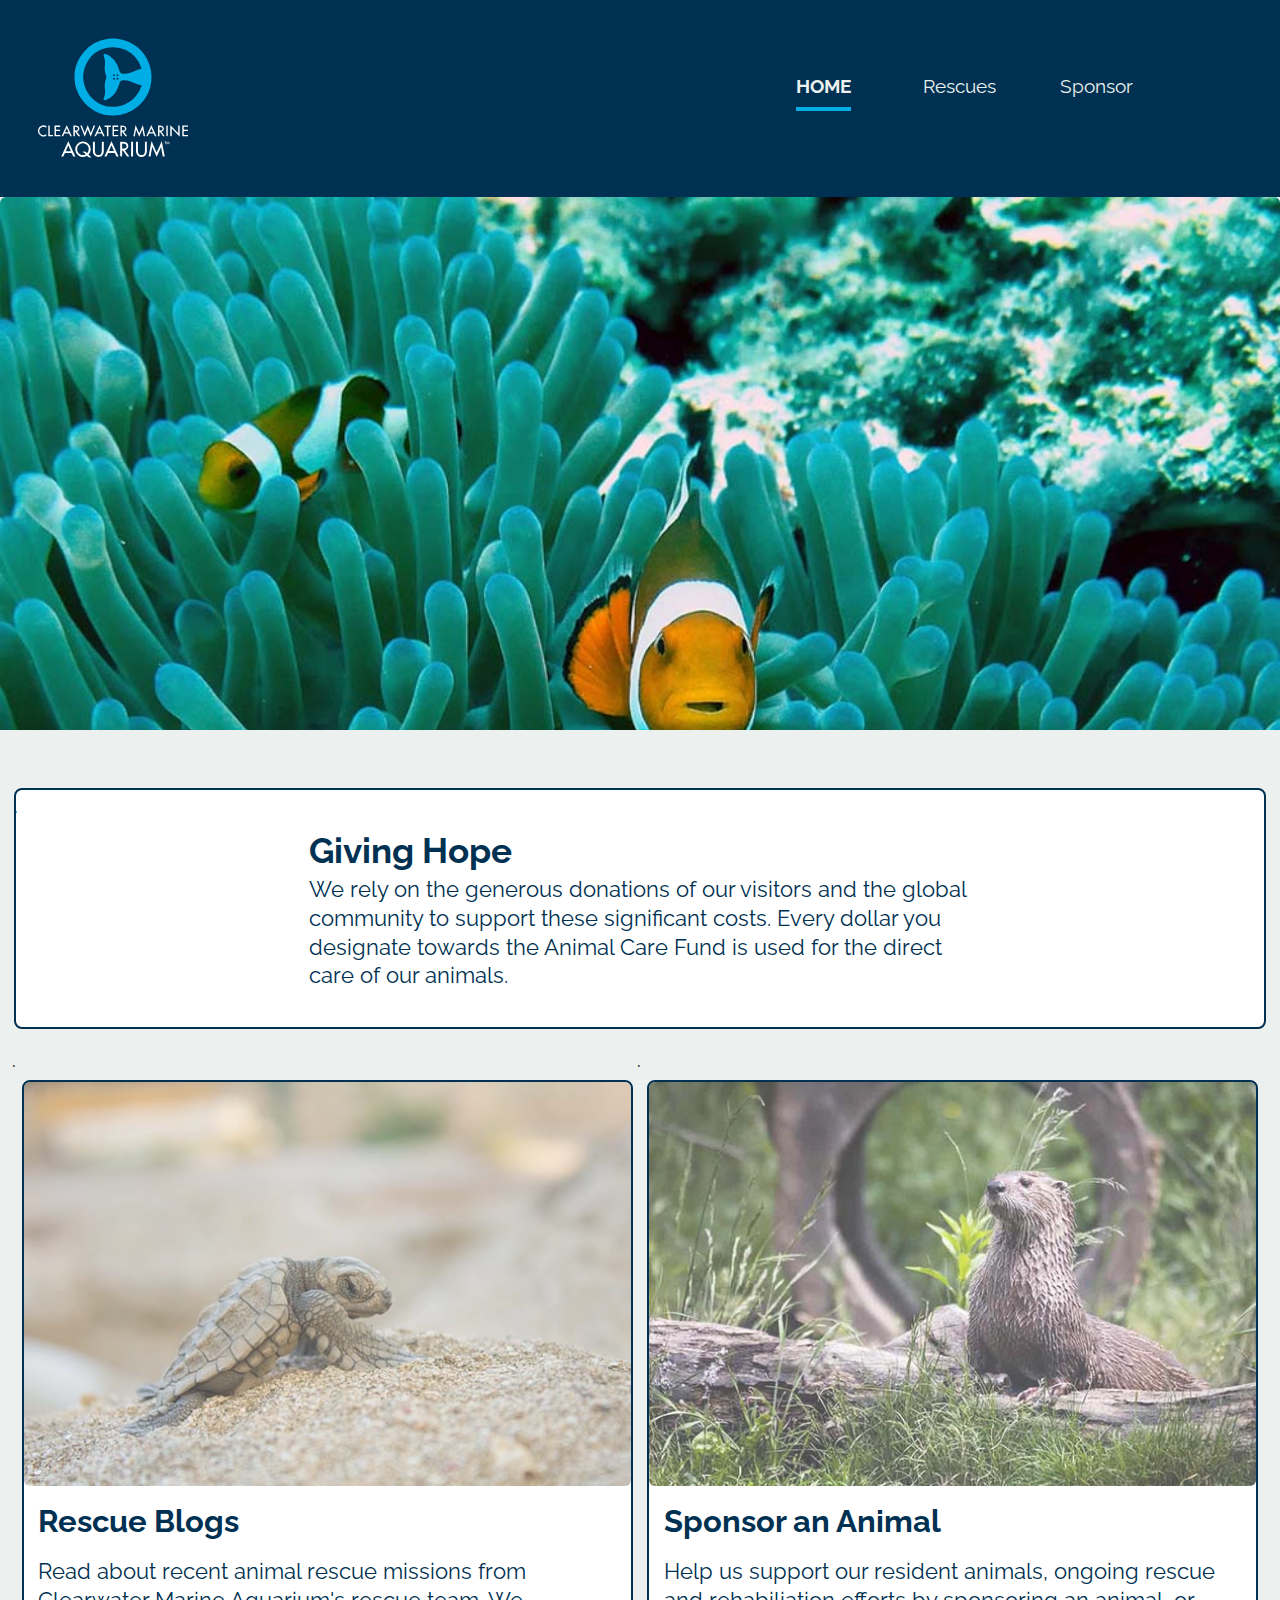
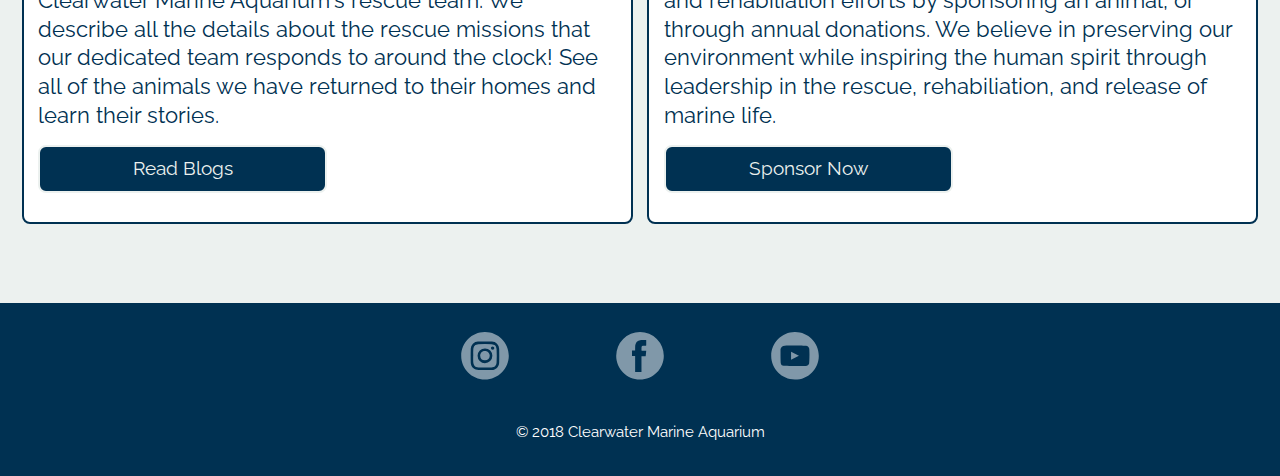
<file: index.html>
<!DOCTYPE html>
<html lang="en-ca">
<head>
  <meta charset="utf-8">
  <title>HOME | Clearwater Marine Aquarium</title>
  <meta name="viewport" content="width=device-width,initial-scale=1">
  <link rel="shortcut icon" href="favicon.ico">
  <link rel="icon" type="image/png" href="favicon-196.png">
  <link href="css/modules.css" rel="stylesheet">
  <link href="css/grid.css" rel="stylesheet">
  <link href="css/type.css" rel="stylesheet">
  <link href="css/main.css" rel="stylesheet">
  <link href="https://fonts.googleapis.com/css?family=Raleway:400,700" rel="stylesheet">
</head>
<body>

  <ul class="skip-links">
    <li><a href="#nav">Skip to navigation</a></li>
    <li><a href="#main">Skip to main content</a></li>
    <li><a href="#footer">Skip to content info</a></li>
  </ul>
  <!-- header -->
  <div class="grid">
    <header role="banner" class="unit l-1">
      <div class="unit s-1 l-1-2 text-center">
        <div class="unit xs-1-center logo pad-t-2 gutter">
          <a href="index.html"><img class="icon" src="images/logo.svg" alt="Clearwater Marine Aquarium logo"></a>
        </div>
      </div>
      <nav role="navigation" id="nav" class="unit s-1 l-1-2 right island-2">
        <ul class="push-0 gutter-2">
          <li class="unit xs-1 m-1-3 text-center island-1-2 list-group-inline text-upper bold">
            <a class="page link" href="index.html">Home</a>
          </li>
          <li class="unit xs-1 m-1-3 text-center island-1-2 list-group-inline">
            <a href="rescues.html">Rescues</a>
          </li>
          <li class="unit xs-1 m-1-3 text-center island-1-2 list-group-inline">
            <a href="adopt.html">Sponsor</a>
          </li>
        </ul>
      </nav>
    </header>

    <!-- end header, main content starts -->
    <main role="main" id="main" tabindex="0" class="unit grid grid-middle">
      <div class="unit xs-1 embed embed-24by10">
        <img class="img-flex embed-item banner" src="images/flounder.jpg" alt="Picture of animal">
      </div>
      <section class="unit pad-t-2">
        <ul class="unit gutter-1-2 push-2">
          <li class="unit xs-1 card left island-1-4 push-1-2 transparent">
            <div class="unit grid-stretch unit-content-distribute content-fill island-1-2 max-length">
              <h1 class="pad-t-1-2 push-0">Giving Hope</h1>
              <div>
                <p class="push-1-2 mega">We rely on the generous donations of our visitors and the global community to support these significant costs. Every dollar you designate towards the Animal Care Fund is used for the direct care of our animals.</p>
              </div>
            </div>
          </li>
          <li class="unit xs-1 s-1 m-1-2 left island-1-4 push-1-2 grid-stretch unit-content-distribute content-fill">
            <div class="unit card grid-stretch unit-content-distribute content-fill transparent">
              <div class="unit xs-1 embed embed-3by2">
                <img class="img-flex embed-item picture" src="images/baby-turtle.jpeg" alt="Picture of Animal">
              </div>
              <h2 class="gutter-1-2 push-0 pad-t-1-2">Rescue Blogs</h2>
              <div class="island-1-2 push-1-2">
                <p class="push-1-2 mega">Read about recent animal rescue missions from Clearwater Marine Aquarium's rescue team. We describe all the details about the rescue missions that our dedicated team responds to around the clock! See all of the animals we have returned to their homes and learn their stories.</p>
                <a class="unit xs-1 l-1-2 text-center btn" href="rescues.html">Read Blogs</a>
              </div>
            </div>
          </li>
          <li class="unit xs-1 s-1 m-1-2 left island-1-4 push-1-2 grid-stretch unit-content-distribute content-fill">
            <div class="unit card grid-stretch unit-content-distribute content-fill transparent">
              <div class="unit xs-1 embed embed-3by2">
                <img class="img-flex embed-item picture" src="images/otter.jpeg" alt="Picture of Animal">
              </div>
              <h2 class="gutter-1-2 push-0 pad-t-1-2">Sponsor an Animal</h2>
              <div class="island-1-2 push-1-2">
                <p class="push-1-2 mega">Help us support our resident animals, ongoing rescue and rehabiliation efforts by sponsoring an animal, or through annual donations. We believe in preserving our environment while inspiring the human spirit through leadership in the rescue, rehabiliation, and release of marine life.</p>
                <a class="unit xs-1 l-1-2  text-center btn" href="adopt.html">Sponsor Now</a>
              </div>
            </div>
          </li>
        </ul>
      </section>

    </main>
    <!-- end main content -->

    <footer role="contentinfo" id="footer" tabindex="0" class="unit xs-1 s-1 m-1 l-1 center island pad-t-2 pad-b-2">
      <ul class="push-1-2 text-center">
        <li class="unit xs-1-center m-1-4 island list-group-inline icon">
          <svg id="instagram" width="1in" height="1in" viewBox="0 0 288 288">
            <g id="vihmgo" fill="#fff">
              <path d="M0 143.5C.3 63.6 65-.6 144.5 0S288.3 65 288 144.3 222.5 288.5 143.2 288-.3 222.8 0 143.5zm184.8 86.3c24.8-1.1 44.2-19.8 44.9-44.4q1.2-41.7 0-83.4a45 45 0 0 0-43.4-44.1c-28.3-1-56.7-1-84.9 0a44.9 44.9 0 0 0-43.6 44c-.8 27.9-.8 55.9 0 83.8.7 22.4 16.3 39.8 38.5 43 15.5 2.2 74.7 1.7 88.5 1.1z"/>
              <path d="M73 143.5c0-12.9-1.1-25.9.2-38.7 2.1-20.9 10.5-30.1 31.2-31.4a687 687 0 0 1 78.6 0c20.8 1.2 29.8 10.4 31.1 31.3a676.6 676.6 0 0 1 0 78c-1.3 21.1-10.4 30.2-31.6 31.4-25.7 1.6-51.7 1.3-77.5.2-23.6-1.1-31.7-15.9-32.3-36.2-.4-11.5-.1-23.1-.1-34.6zm26.1.1a44.7 44.7 0 1 0 45.1-44.5 44.5 44.5 0 0 0-45.1 44.5zm101.3-46.5a10.3 10.3 0 1 0-10.2 10.6 10.1 10.1 0 0 0 10.2-10.6z"/>
              <path d="M172.7 144.1a29 29 0 0 1-57.9-.4c0-16.5 12.9-29.1 29.4-28.9s28.6 13 28.5 29.3z"/>
            </g>
          </svg>
        </li>
        <li class="unit xs-1-4-center m-1-4 island list-group-inline icon">
          <svg id="facebook" width="1in" height="1in" viewBox="0 0 288 288">
            <g id="argbx3">
              <path fill="#fff" d="M0 144a144 144 0 1 1 288 .1c0 79.7-64.6 144-144.4 143.9S0 223.4 0 144zm152.9 51.8c0-15.7.1-31.3 0-47 0-1.5.4-2 2-2h21.9c1.1 0 1.6-.3 1.7-1.4.5-5 1.1-9.9 1.6-14.9s.9-10.5 1.6-15.7c.2-1.6-.2-1.9-1.7-1.9h-22.9c-4.1 0-4.2 0-4.1-4.1 0-6.2.1-12.5.4-18.7a7 7 0 0 1 3.9-6.1c2.6-1.3 5.3-1.3 8-1.3h14.4c1.6 0 2-.6 2-2.1V50.8c0-1.3-.3-1.9-1.8-1.9-6.4.1-12.8 0-19.2 0s-14.1 0-21.1 2-13.6 6-17.9 12.5-6.6 16.5-6.9 25.4-.2 15-.2 22.4c0 1.5-.5 1.8-1.81.8H97.3c-1.4-.1-1.8.4-1.81.7q.1 15.1 0 30.3c0 1.5.5 1.9 1.9 1.9h15c2.2 0 2.2 0 2.2 2.2v93.4c0 2.2 0 2.2 2.2 2.2h34.1c1.6 0 2.1-.4 2.1-2-.1-15.7-.1-31.3-.1-46.9z"/>
            </g>
          </svg>
        </li>
        <li class="unit xs-1-center m-1-4 island list-group-inline icon">
          <svg id="youtube" width="1in" height="1in" viewBox="0 0 288 288">
            <g id="ssvijs" fill="#fff">
              <path d="M288 144.5c-.5 79.7-65.4 144-144.7 143.5S-.4 222.7 0 143.5 65.4-.6 144.7 0 288.5 65.3 288 144.5zm-78.7 61c9.8-.5 17-5.5 20.3-15.1 1.4-4 3.5-83.5-.1-92.8s-9.5-13.2-18.4-14.5c-3.5-.5-89.9-2.8-129.6-.6-14.1.8-21.2 6.9-24.8 20.7-.6 2.2-.4 78 1.6 87s8.2 12.6 16.2 14.4c4.5 1 116.5 1.8 134.8.9z"/>
              <path d="M120.2 120.2l47.5 23.8-47.5 23.8z"/>
            </g>
          </svg>
        </li>
      </ul>
      <p class="unit xs-1 micro text-center pad-t-1-2 push-0">© 2018 Clearwater Marine Aquarium</p>
    </footer>

  </div>

</body>
</html>
</file>
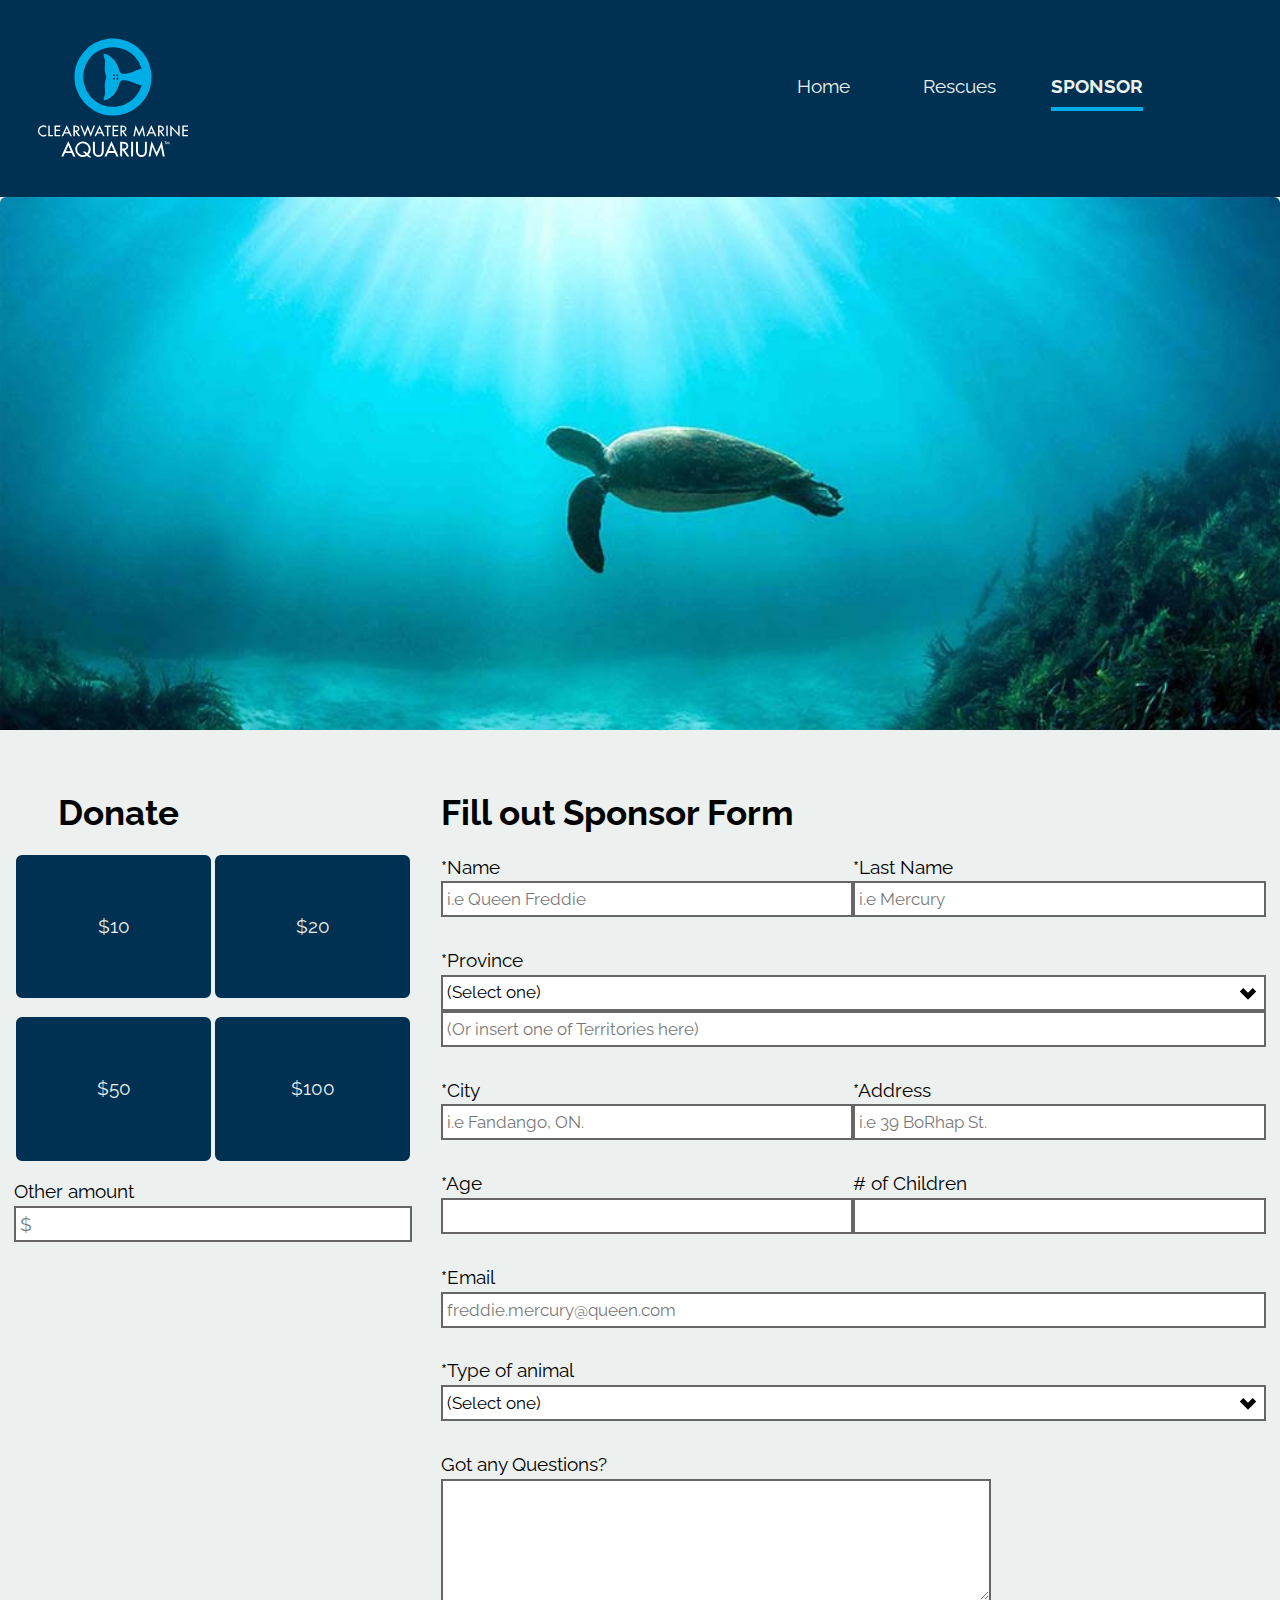
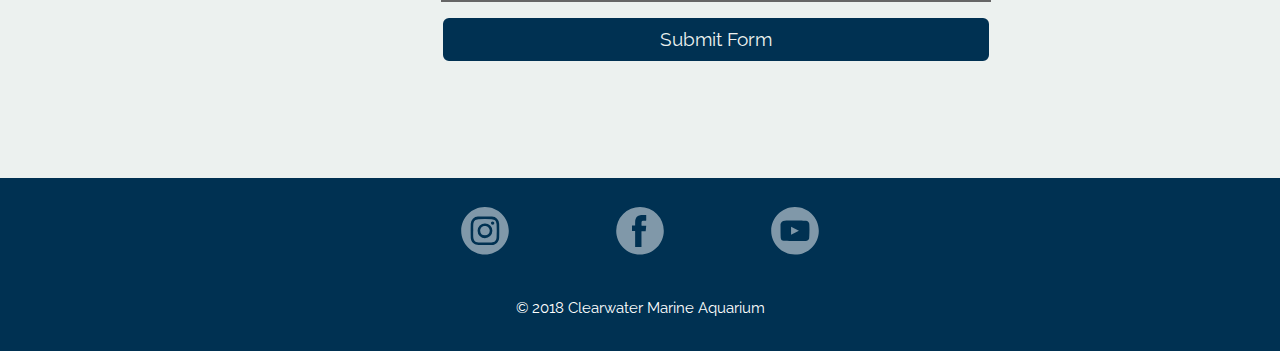
<file: adopt.html>
<!DOCTYPE html>
<html lang="en-ca">
<head>
  <meta charset="utf-8">
  <title>SPONSOR | Clearwater Marine Aquarium</title>
  <meta name="viewport" content="width=device-width,initial-scale=1">
  <link rel="shortcut icon" href="favicon.ico">
  <link rel="icon" type="image/png" href="favicon-196.png">
  <link href="css/modules.css" rel="stylesheet">
  <link href="css/grid.css" rel="stylesheet">
  <link href="css/type.css" rel="stylesheet">
  <link href="css/main.css" rel="stylesheet">
  <link href="https://fonts.googleapis.com/css?family=Raleway:400,700" rel="stylesheet">
</head>
<body>

  <ul class="skip-links">
    <li><a href="#main">Skip to main content</a></li>
    <li><a href="#footer">Skip to content info</a></li>
    <li><a href="#nav">Skip to navigation</a></li>
  </ul>
  <!-- header -->
  <div class="grid">
    <header role="banner" class="unit l-1">
      <div class="unit s-1 l-1-2 text-center">
        <div class="unit s-1-center logo pad-t-2 gutter">
          <a href="index.html"><img class="icon" src="images/logo.svg" alt="Clearwater Marine Aquarium logo"></a>
        </div>
      </div>
      <nav role="navigation" id="nav" class="unit s-1 l-1-2 right island-2">
        <ul class="push-0 gutter-2">
          <li class="unit xs-1 m-1-3 text-center island-1-2 list-group-inline">
            <a href="index.html">Home</a>
          </li>
          <li class="unit xs-1 m-1-3 text-center island-1-2 list-group-inline">
            <a href="rescues.html">Rescues</a>
          </li>
          <li class="unit xs-1 m-1-3 text-center island-1-2 list-group-inline text-upper bold">
            <a class="page" href="adopt.html">Sponsor</a>
          </li>
        </ul>
      </nav>
    </header>

    <!-- end header, main content starts -->
    <main role="main" id="main" tabindex="0" class="unit grid">
      <div class="unit xs-1 embed embed-24by10">
        <img class="img-flex embed-item banner" src="images/turtle-banner.jpg" alt="Picture of animal">
      </div>
      <div class="unit xs-1 m-1-3 pad-t-2 left">
        <nav class="unit xs-1">
          <h1 class="push-1-2 bold gutter-2">Donate</h1>
          <ul class="unit xs-1 list-group-inline push-0 gutter-1-2">
            <li class="unit xs-1 push-1-4">
              <a href="extra.html" class="unit xs-1 l-1-2 island-2 btn text-center push-1-4 left">$10</a>
              <button type="button" class="unit xs-1 l-1-2 island-2 btn text-center left">$20</button>
            </li>
            <li class="unit xs-1 push-1-4">
              <a href="extra.html" class="unit xs-1 l-1-2 island-2 btn text-center push-1-4 left">$50</a>
              <button type="button" class="unit xs-1 l-1-2 island-2 btn text-center left">$100</button>
            </li>
          </ul>
          <div class="unit xs-1 push-2 gutter-1-2">
            <label for="animal">Other amount</label>
            <input id="animal" type="text" placeholder="$" aria-label="amount" required>
          </div>
        </nav>
      </div>

      <section class="unit xs-1 m-2-3 pad-t-2 gutter-1-2">
        <form action="/adopt.html" class="text-center">
          <h2 class="unit xs-1 push-1-2 bold text-left exa">Fill out Sponsor Form</h2>
          <div class="unit xs-1 l-1-2 push left">
            <label class="left" for="name">*Name</label>
            <input class="milli" id="name" type="text" placeholder="i.e Queen Freddie" aria-label="name" required>
          </div>
          <div class="unit xs-1 l-1-2 push left">
            <label class="left" for="last-name">*Last Name</label>
            <input class="milli" id="last-name" type="text" placeholder="i.e Mercury" aria-label="last-name" required>
          </div>
          <div class="unit xs-1 push left">
            <label class="left" for="province">*Province</label>
            <select class="milli" id="province">
              <option>(Select one)</option>
              <option>Ontario</option>
              <option>Quebec</option>
              <option>British Columbia</option>
              <option>Alberta</option>
              <option>Nova Scotia</option>
              <option>Saskatchewan</option>
              <option>Manitoba</option>
              <option>New Brunswick</option>
              <option>Newfoundland and Labrador</option>
              <option>P.E.I</option>
            </select>
            <input class="milli" id="text" type="text" placeholder="(Or insert one of Territories here)" aria-label="province" required>
          </div>
          <div class="unit xs-1 l-1-2 push left">
            <label class="left" for="city">*City</label>
            <input class="milli" id="city" type="text" placeholder="i.e Fandango, ON." aria-label="city" required>
          </div>
          <div class="unit xs-1 l-1-2 push left">
            <label class="left" for="home">*Address</label>
            <input class="milli" id="home" type="text" placeholder="i.e 39 BoRhap St." aria-label="address" required>
          </div>
          <div class="unit xs-1 l-1-2 push left">
            <label class="left" for="age">*Age</label>
            <input class="milli" id="age" type="text" required>
          </div>
          <div class="unit xs-1 l-1-2 push left">
            <label class="left" for="children"># of Children</label>
            <input class="milli" id="children" type="text" required>
          </div>
          <div class="unit xs-1 push left">
            <label class="left" for="email">*Email</label>
            <input class="milli" id="email" type="email" placeholder="freddie.mercury@queen.com" aria-label="email" required>
          </div>
          <div class="unit xs-1 push left">
            <label class="left" for="animal-type">*Type of animal</label>
            <select class="milli" id="animal-type">
              <option>(Select one)</option>
              <option>Dolphin</option>
              <option>Sea Turtles</option>
              <option>Pelicans</option>
              <option>Otters</option>
            </select>
          </div>
          <div class="unit xs-1 l-2-3 push-1-2 left">
            <label class="left" for="details">Got any Questions?</label>
            <textarea class="milli pad-b-2" id="details" required></textarea>
          </div>
          <div class="unit xs-1 m-2-3 pad-b-2 push-2 left">
            <button type="submit" class="unit xs-1 btn pad-b-1-4 text-center">Submit Form</button>
          </div>
        </form>
      </section>
    </main>
    <!-- end main content -->

    <footer role="contentinfo" id="footer" tabindex="0" class="unit xs-1 s-1 m-1 l-1 center island pad-t-2 pad-b-2">
      <ul class="push-1-2 text-center">
        <li class="unit xs-1-center m-1-4 island list-group-inline icon">
          <svg id="instagram" width="1in" height="1in" viewBox="0 0 288 288">
            <g id="vihmgo" fill="#fff">
              <path d="M0 143.5C.3 63.6 65-.6 144.5 0S288.3 65 288 144.3 222.5 288.5 143.2 288-.3 222.8 0 143.5zm184.8 86.3c24.8-1.1 44.2-19.8 44.9-44.4q1.2-41.7 0-83.4a45 45 0 0 0-43.4-44.1c-28.3-1-56.7-1-84.9 0a44.9 44.9 0 0 0-43.6 44c-.8 27.9-.8 55.9 0 83.8.7 22.4 16.3 39.8 38.5 43 15.5 2.2 74.7 1.7 88.5 1.1z"/>
              <path d="M73 143.5c0-12.9-1.1-25.9.2-38.7 2.1-20.9 10.5-30.1 31.2-31.4a687 687 0 0 1 78.6 0c20.8 1.2 29.8 10.4 31.1 31.3a676.6 676.6 0 0 1 0 78c-1.3 21.1-10.4 30.2-31.6 31.4-25.7 1.6-51.7 1.3-77.5.2-23.6-1.1-31.7-15.9-32.3-36.2-.4-11.5-.1-23.1-.1-34.6zm26.1.1a44.7 44.7 0 1 0 45.1-44.5 44.5 44.5 0 0 0-45.1 44.5zm101.3-46.5a10.3 10.3 0 1 0-10.2 10.6 10.1 10.1 0 0 0 10.2-10.6z"/>
              <path d="M172.7 144.1a29 29 0 0 1-57.9-.4c0-16.5 12.9-29.1 29.4-28.9s28.6 13 28.5 29.3z"/>
            </g>
          </svg>
        </li>
        <li class="unit xs-1-4-center m-1-4 island list-group-inline icon">
          <svg id="facebook" width="1in" height="1in" viewBox="0 0 288 288">
            <g id="argbx3">
              <path fill="#fff" d="M0 144a144 144 0 1 1 288 .1c0 79.7-64.6 144-144.4 143.9S0 223.4 0 144zm152.9 51.8c0-15.7.1-31.3 0-47 0-1.5.4-2 2-2h21.9c1.1 0 1.6-.3 1.7-1.4.5-5 1.1-9.9 1.6-14.9s.9-10.5 1.6-15.7c.2-1.6-.2-1.9-1.7-1.9h-22.9c-4.1 0-4.2 0-4.1-4.1 0-6.2.1-12.5.4-18.7a7 7 0 0 1 3.9-6.1c2.6-1.3 5.3-1.3 8-1.3h14.4c1.6 0 2-.6 2-2.1V50.8c0-1.3-.3-1.9-1.8-1.9-6.4.1-12.8 0-19.2 0s-14.1 0-21.1 2-13.6 6-17.9 12.5-6.6 16.5-6.9 25.4-.2 15-.2 22.4c0 1.5-.5 1.8-1.81.8H97.3c-1.4-.1-1.8.4-1.81.7q.1 15.1 0 30.3c0 1.5.5 1.9 1.9 1.9h15c2.2 0 2.2 0 2.2 2.2v93.4c0 2.2 0 2.2 2.2 2.2h34.1c1.6 0 2.1-.4 2.1-2-.1-15.7-.1-31.3-.1-46.9z"/>
            </g>
          </svg>
        </li>
        <li class="unit xs-1-center m-1-4 island list-group-inline icon">
          <svg id="youtube" width="1in" height="1in" viewBox="0 0 288 288">
            <g id="ssvijs" fill="#fff">
              <path d="M288 144.5c-.5 79.7-65.4 144-144.7 143.5S-.4 222.7 0 143.5 65.4-.6 144.7 0 288.5 65.3 288 144.5zm-78.7 61c9.8-.5 17-5.5 20.3-15.1 1.4-4 3.5-83.5-.1-92.8s-9.5-13.2-18.4-14.5c-3.5-.5-89.9-2.8-129.6-.6-14.1.8-21.2 6.9-24.8 20.7-.6 2.2-.4 78 1.6 87s8.2 12.6 16.2 14.4c4.5 1 116.5 1.8 134.8.9z"/>
              <path d="M120.2 120.2l47.5 23.8-47.5 23.8z"/>
            </g>
          </svg>
        </li>
      </ul>
      <p class="unit xs-1 micro text-center pad-t-1-2 push-0">© 2018 Clearwater Marine Aquarium</p>
    </footer>

  </div>

</body>
</html>
</file>
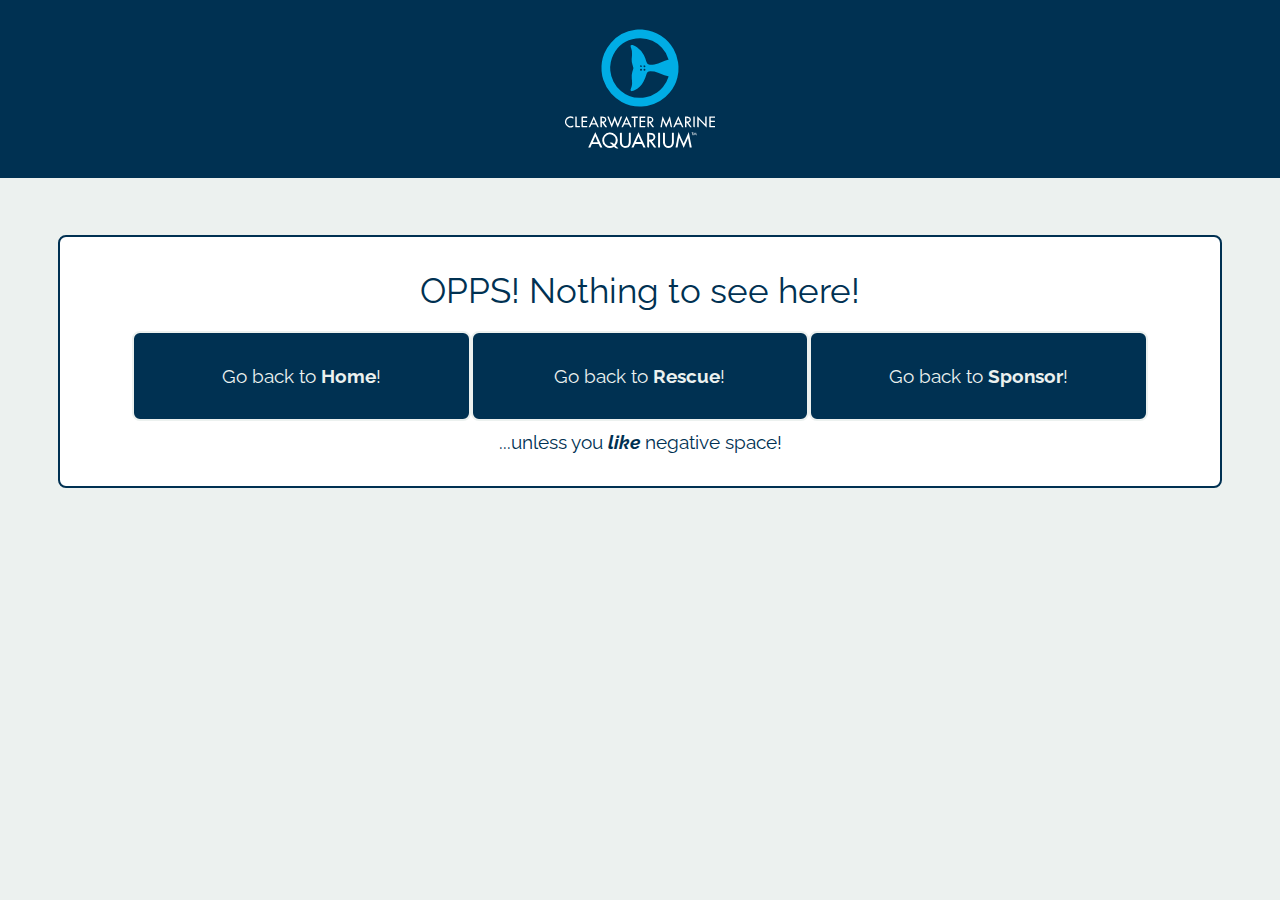
<file: extra.html>
<!DOCTYPE html>
<html lang="en-ca">
<head>
  <meta charset="utf-8">
  <title>HOME | Clearwater Marine Aquarium</title>
  <meta name="viewport" content="width=device-width,initial-scale=1">
  <link rel="shortcut icon" href="favicon.ico">
  <link rel="icon" type="image/png" href="favicon-196.png">
  <link href="css/modules.css" rel="stylesheet">
  <link href="css/grid.css" rel="stylesheet">
  <link href="css/type.css" rel="stylesheet">
  <link href="css/main.css" rel="stylesheet">
  <link href="https://fonts.googleapis.com/css?family=Raleway:400,700" rel="stylesheet">
</head>
<body>

  <ul class="skip-links">
    <li><a href="#main">Skip to main content</a></li>
    <li><a href="#footer">Skip to content info</a></li>
    <li><a href="#nav">Skip to navigation</a></li>
  </ul>
  <!-- header -->
  <div class="grid text-center">
    <header role="banner" class="unit l-1">
      <div class="unit island">
        <a href="index.html"><img class="icon" src="images/logo.svg" alt="Clearwater Marine Aquarium logo"></a>
      </div>
    </header>

    <main class="island-2 unit xs-1" role="main" id="main" tabindex="0">
      <section class="gutter-2 card transparent">
        <div class="island-1-2">
          <h1 class="push-1-2 pad-t-1-2 normal dash">OPPS! Nothing to see here!</h1>
          <a class="unit xs-1 m-1-3 island left text-center push-1-4 gutter-1-2 btn" href="index.html">Go back to <b>Home</b>!</a>
          <a class="unit xs-1 m-1-3 island left text-center push-1-4 gutter-1-2 btn" href="rescues.html">Go back to <b>Rescue</b>!</a>
          <a class="unit xs-1 m-1-3 island left text-center push-1-4 gutter-1-2 btn push" href="adopt.html">Go back to <b>Sponsor</b>!</a>
        </div>
        <div class="unit xs-1">
          <p>...unless you <i class="bold white">like</i> negative space!</p>
        </div>
      </section>
    </main>
  </div>

  </body>
  </html>
</file>
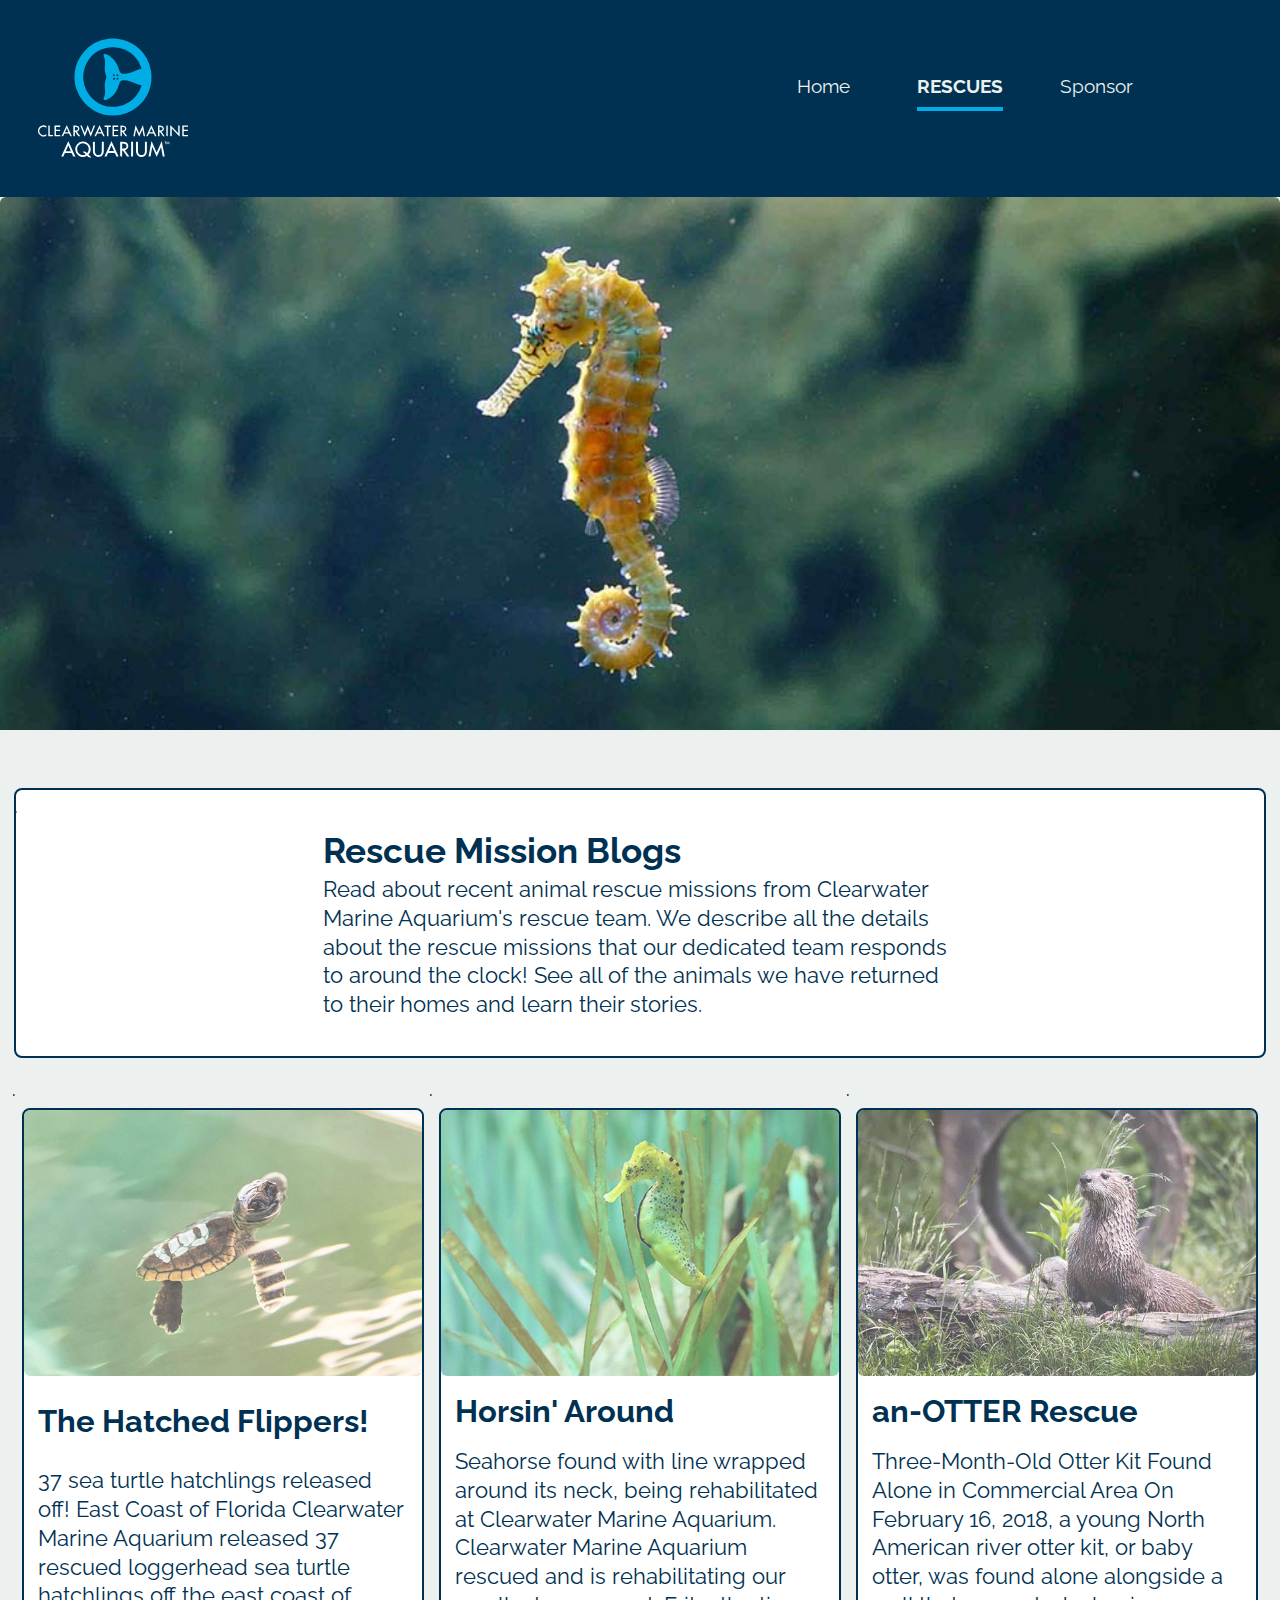
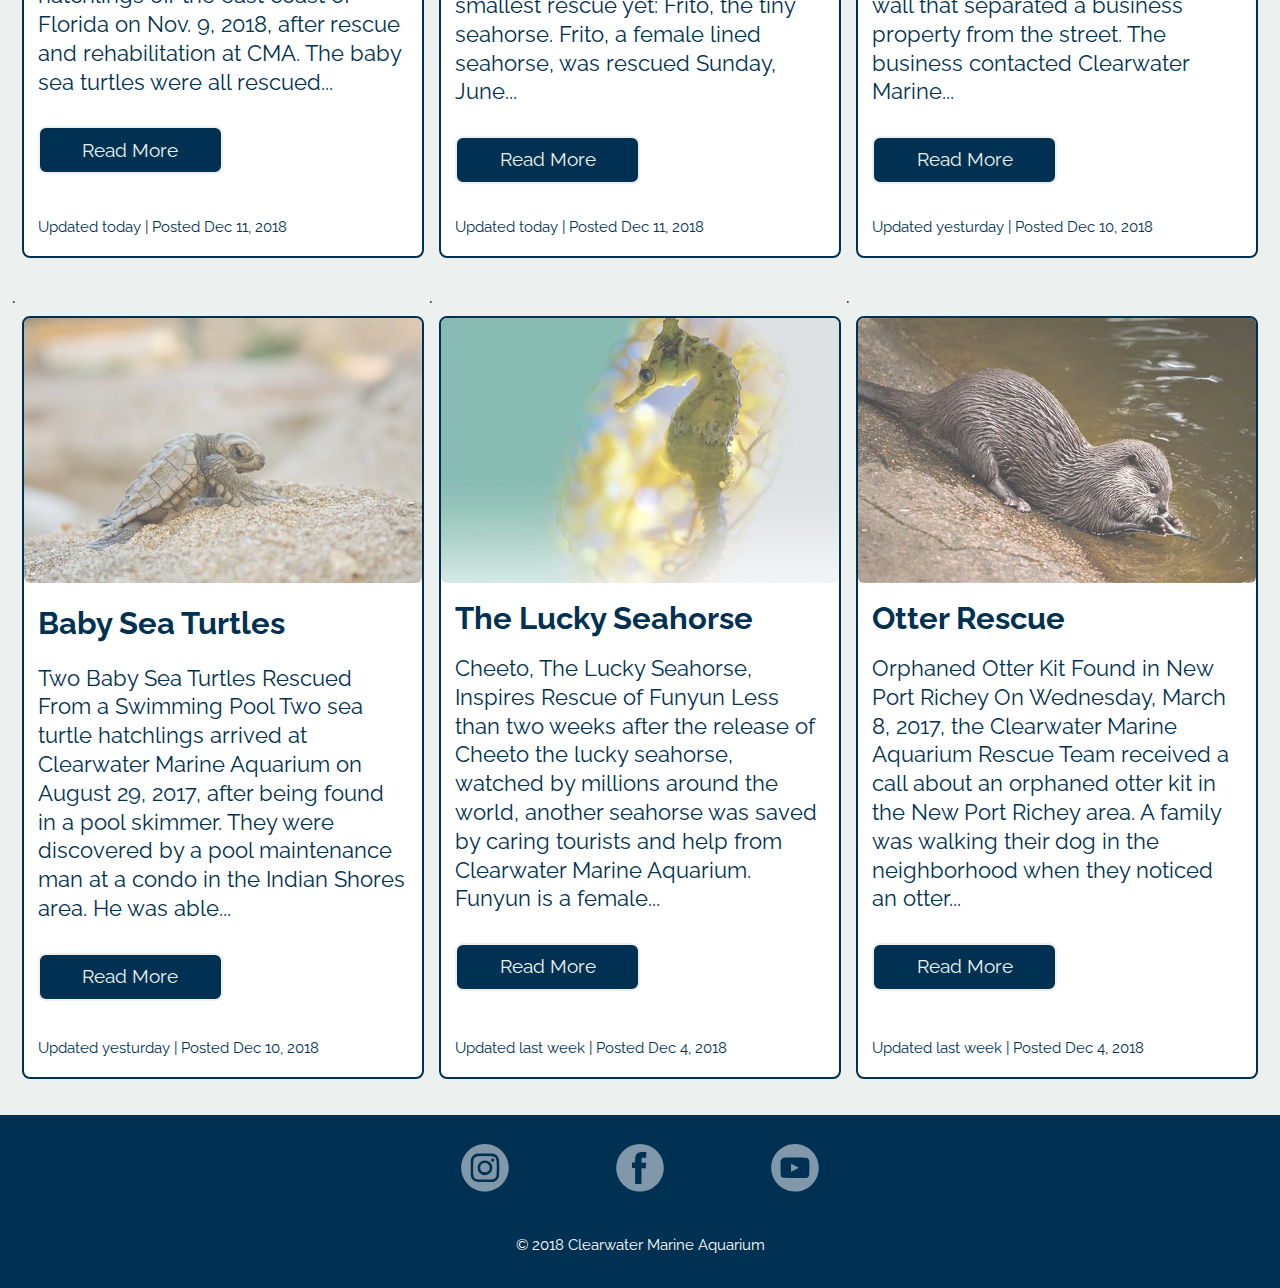
<file: rescues.html>
<!DOCTYPE html>
<html lang="en-ca">
<head>
  <meta charset="utf-8">
  <title>RESCUES | Clearwater Marine Aquarium</title>
  <meta name="viewport" content="width=device-width,initial-scale=1">
  <link rel="shortcut icon" href="favicon.ico">
  <link rel="icon" type="image/png" href="favicon-196.png">
  <link href="css/modules.css" rel="stylesheet">
  <link href="css/grid.css" rel="stylesheet">
  <link href="css/type.css" rel="stylesheet">
  <link href="css/main.css" rel="stylesheet">
  <link href="https://fonts.googleapis.com/css?family=Raleway:400,700" rel="stylesheet">
</head>
<body>

  <ul class="skip-links">
    <li><a href="#main">Skip to main content</a></li>
    <li><a href="#nav">Skip to Navigation</a></li>
    <li><a href="#footer">Skip to content info</a></li>
  </ul>
  <!-- header -->
  <div class="grid">
    <header role="banner" class="unit l-1">
      <div class="unit s-1 l-1-2 text-center">
        <div class="unit s-1-center logo pad-t-2 gutter">
          <a href="index.html"><img class="icon" src="images/logo.svg" alt="Clearwater Marine Aquarium logo"></a>
        </div>
      </div>
      <nav role="navigation" id="nav" class="unit s-1 l-1-2 right island-2">
        <ul class="push-0 gutter-2">
          <li class="unit xs-1 m-1-3 text-center island-1-2 list-group-inline">
            <a href="index.html">Home</a>
          </li>
          <li class="unit xs-1 m-1-3 text-center island-1-2 list-group-inline text-upper bold">
            <a class="page" href="rescues.html">Rescues</a>
          </li>
          <li class="unit xs-1 m-1-3 text-center island-1-2 list-group-inline">
            <a href="adopt.html">Sponsor</a>
          </li>
        </ul>
      </nav>
    </header>

    <!-- end header, main content starts -->
    <main class="unit" role="main" id="main" tabindex="0">
      <div class="unit xs-1 embed embed-24by10">
        <img class="img-flex embed-item banner" src="images/seahorse-banner.jpg" alt="Picture of animal">
      </div>
      <section class="island-1-2 rescue">
        <ul class="grid grid-stretch">
          <li class="unit xs-1 card left island-1-4 push-1-2 transparent">
            <div class="unit grid-stretch unit-content-distribute content-fill island max-length">
              <h1 class="push-0">Rescue Mission Blogs</h1>
              <div>
                <p class="push-0 mega max-length">Read about recent animal rescue missions from Clearwater Marine Aquarium's rescue team. We describe all the details about the rescue missions that our dedicated team responds to around the clock! See all of the animals we have returned to their homes and learn their stories.</p>
              </div>
            </div>
          </li>
          <!-- card 1 -->
          <li class="unit xs-1 s-1 m-1-2 l-1-3 island-1-4 push-1-2 grid-stretch unit-content-distribute content-fill">
            <div class="unit card grid-stretch unit-content-distribute content-fill transparent">
              <div class="unit xs-1 embed embed-3by2">
                <img class="img-flex embed-item picture" src="images/baby-t.jpg" alt="Picture of Animal">
              </div>
              <h2 class="gutter-1-2 push-0 pad-t-1-2">The Hatched Flippers!</h2>
              <div class="island-1-2">
                <p class=" mega">37 sea turtle hatchlings released off! East Coast of Florida Clearwater Marine Aquarium released 37 rescued loggerhead sea turtle hatchlings off the east coast of Florida on Nov. 9, 2018, after rescue and rehabilitation at CMA. The baby sea turtles were all rescued...</p>
                <a class="unit xs-1 l-1-2 text-center btn" href="extra.html">Read More</a>
              </div>
              <div class="grid-bottom gutter-1-2 micro">
                <p class="pad-t-1-2 push-1-2">Updated today | Posted Dec 11, 2018</p>
              </div>
            </div>
          </li>
          <!-- card 2 -->
          <li class="unit xs-1 s-1 m-1-2 l-1-3 island-1-4 push-1-2 grid-stretch unit-content-distribute content-fill">
            <div class="unit card grid-stretch unit-content-distribute content-fill transparent">
              <div class="unit xs-1 embed embed-3by2">
                <img class="img-flex embed-item picture" src="images/sea-horse.jpg" alt="Picture of Animal">
              </div>
              <h2 class="gutter-1-2 push-0 pad-t-1-2">Horsin' Around</h2>
              <div class="island-1-2">
                <p class=" mega">Seahorse found with line wrapped around its neck, being rehabilitated at Clearwater Marine Aquarium. Clearwater Marine Aquarium rescued and is rehabilitating our smallest rescue yet: Frito, the tiny seahorse. Frito, a female lined seahorse, was rescued Sunday, June...</p>
                <a class="unit xs-1 l-1-2 text-center btn" href="extra.html">Read More</a>
              </div>
              <div class="grid-bottom gutter-1-2 micro">
                <p class="pad-t-1-2 push-1-2">Updated today | Posted Dec 11, 2018</p>
              </div>
            </div>
          </li>
          <!-- card 3 -->
          <li class="unit xs-1 s-1 m-1-2 l-1-3 island-1-4 push-1-2 grid-stretch unit-content-distribute content-fill">
            <div class="unit card grid-stretch unit-content-distribute content-fill transparent">
              <div class="unit xs-1 embed embed-3by2">
                <img class="img-flex embed-item picture" src="images/otter.jpeg" alt="Picture of Animal">
              </div>
              <h2 class="gutter-1-2 push-0 pad-t-1-2">an-OTTER Rescue</h2>
              <div class="island-1-2">
                <p class="mega">Three-Month-Old Otter Kit Found Alone in Commercial Area On February 16, 2018, a young North American river otter kit, or baby otter, was found alone alongside a wall that separated a business property from the street. The business contacted Clearwater Marine...</p>
                <a class="unit xs-1 l-1-2 text-center btn" href="extra.html">Read More</a>
              </div>
              <div class="grid-bottom gutter-1-2 micro">
                <p class="pad-t-1-2 push-1-2">Updated yesturday | Posted Dec 10, 2018</p>
              </div>
            </div>
          </li>
          <!-- card 4 -->
          <li class="unit xs-1 s-1 m-1-2 l-1-3 island-1-4 push-1-2 grid-stretch unit-content-distribute content-fill">
            <div class="unit card grid-stretch unit-content-distribute content-fill transparent">
              <div class="unit xs-1 embed embed-3by2">
                <img class="img-flex embed-item picture" src="images/baby-turtle.jpeg" alt="Picture of Animal">
              </div>
              <h2 class="gutter-1-2 push-0 pad-t-1-2">Baby Sea Turtles</h2>
              <div class="island-1-2">
                <p class="mega">Two Baby Sea Turtles Rescued From a Swimming Pool Two sea turtle hatchlings arrived at Clearwater Marine Aquarium on August 29, 2017, after being found in a pool skimmer. They were discovered by a pool maintenance man at a condo in the Indian Shores area. He was able...</p>
                <a class="unit xs-1 l-1-2 text-center btn" href="extra.html">Read More</a>
              </div>
              <div class="grid-bottom gutter-1-2 micro">
                <p class="pad-t-1-2 push-1-2">Updated yesturday | Posted Dec 10, 2018</p>
              </div>
            </div>
          </li>
          <!-- card 5 -->
          <li class="unit xs-1 s-1 m-1-2 l-1-3 island-1-4 push-1-2 grid-stretch unit-content-distribute content-fill">
            <div class="unit card grid-stretch unit-content-distribute content-fill transparent">
              <div class="unit xs-1 embed embed-3by2">
                <img class="img-flex embed-item picture" src="images/sea-horse2.jpg" alt="Picture of Animal">
              </div>
              <h2 class="gutter-1-2 push-0 pad-t-1-2">The Lucky Seahorse</h2>
              <div class="island-1-2">
                <p class="mega">Cheeto, The Lucky Seahorse, Inspires Rescue of Funyun Less than two weeks after the release of Cheeto the lucky seahorse, watched by millions around the world, another seahorse was saved by caring tourists and help from Clearwater Marine Aquarium. Funyun is a female...</p>
                <a class="unit xs-1 l-1-2 text-center btn" href="extra.html">Read More</a>
              </div>
              <div class="grid-bottom gutter-1-2 pad-t-1-2 micro">
                <p class="pad-t-1-2 push-1-2">Updated last week | Posted Dec 4, 2018</p>
              </div>
            </div>
          </li>
          <!-- REMOVE PART before submiting to MARKBOT -->
          <li class="unit xs-1 s-1 m-1-2 l-1-3 island-1-4 push-1-2 grid-stretch unit-content-distribute content-fill">
            <div class="unit card grid-stretch unit-content-distribute content-fill transparent">
              <div class="unit xs-1 embed embed-3by2">
                <img class="img-flex embed-item picture" src="images/baby-otter.jpg" alt="Picture of Animal">
              </div>
              <h2 class="gutter-1-2 push-0 pad-t-1-2">Otter Rescue</h2>
              <div class="island-1-2">
                <p class="mega">Orphaned Otter Kit Found in New Port Richey On Wednesday, March 8, 2017, the Clearwater Marine Aquarium Rescue Team received a call about an orphaned otter kit in the New Port Richey area. A family was walking their dog in the neighborhood when they noticed an otter...</p>
                <a class="unit xs-1 l-1-2 text-center btn" href="extra.html">Read More</a>
              </div>
              <div class="grid-bottom gutter-1-2 pad-t-1-2 micro">
                <p class="pad-t-1-2 push-1-2">Updated last week | Posted Dec 4, 2018</p>
              </div>
            </div>
          </li>
        </ul>
      </section>
    </main>
    <!-- end main content -->

    <footer role="contentinfo" id="footer" tabindex="0" class="unit xs-1 s-1 m-1 l-1 center island pad-t-2 pad-b-2">
      <ul class="push-1-2 text-center">
        <li class="unit xs-1-center m-1-4 island list-group-inline icon">
          <svg id="instagram" width="1in" height="1in" viewBox="0 0 288 288">
            <g id="vihmgo" fill="#fff">
              <path d="M0 143.5C.3 63.6 65-.6 144.5 0S288.3 65 288 144.3 222.5 288.5 143.2 288-.3 222.8 0 143.5zm184.8 86.3c24.8-1.1 44.2-19.8 44.9-44.4q1.2-41.7 0-83.4a45 45 0 0 0-43.4-44.1c-28.3-1-56.7-1-84.9 0a44.9 44.9 0 0 0-43.6 44c-.8 27.9-.8 55.9 0 83.8.7 22.4 16.3 39.8 38.5 43 15.5 2.2 74.7 1.7 88.5 1.1z"/>
              <path d="M73 143.5c0-12.9-1.1-25.9.2-38.7 2.1-20.9 10.5-30.1 31.2-31.4a687 687 0 0 1 78.6 0c20.8 1.2 29.8 10.4 31.1 31.3a676.6 676.6 0 0 1 0 78c-1.3 21.1-10.4 30.2-31.6 31.4-25.7 1.6-51.7 1.3-77.5.2-23.6-1.1-31.7-15.9-32.3-36.2-.4-11.5-.1-23.1-.1-34.6zm26.1.1a44.7 44.7 0 1 0 45.1-44.5 44.5 44.5 0 0 0-45.1 44.5zm101.3-46.5a10.3 10.3 0 1 0-10.2 10.6 10.1 10.1 0 0 0 10.2-10.6z"/>
              <path d="M172.7 144.1a29 29 0 0 1-57.9-.4c0-16.5 12.9-29.1 29.4-28.9s28.6 13 28.5 29.3z"/>
            </g>
          </svg>
        </li>
        <li class="unit xs-1-4-center m-1-4 island list-group-inline icon">
          <svg id="facebook" width="1in" height="1in" viewBox="0 0 288 288">
            <g id="argbx3">
              <path fill="#fff" d="M0 144a144 144 0 1 1 288 .1c0 79.7-64.6 144-144.4 143.9S0 223.4 0 144zm152.9 51.8c0-15.7.1-31.3 0-47 0-1.5.4-2 2-2h21.9c1.1 0 1.6-.3 1.7-1.4.5-5 1.1-9.9 1.6-14.9s.9-10.5 1.6-15.7c.2-1.6-.2-1.9-1.7-1.9h-22.9c-4.1 0-4.2 0-4.1-4.1 0-6.2.1-12.5.4-18.7a7 7 0 0 1 3.9-6.1c2.6-1.3 5.3-1.3 8-1.3h14.4c1.6 0 2-.6 2-2.1V50.8c0-1.3-.3-1.9-1.8-1.9-6.4.1-12.8 0-19.2 0s-14.1 0-21.1 2-13.6 6-17.9 12.5-6.6 16.5-6.9 25.4-.2 15-.2 22.4c0 1.5-.5 1.8-1.81.8H97.3c-1.4-.1-1.8.4-1.81.7q.1 15.1 0 30.3c0 1.5.5 1.9 1.9 1.9h15c2.2 0 2.2 0 2.2 2.2v93.4c0 2.2 0 2.2 2.2 2.2h34.1c1.6 0 2.1-.4 2.1-2-.1-15.7-.1-31.3-.1-46.9z"/>
            </g>
          </svg>
        </li>
        <li class="unit xs-1-center m-1-4 island list-group-inline icon">
          <svg id="youtube" width="1in" height="1in" viewBox="0 0 288 288">
            <g id="ssvijs" fill="#fff">
              <path d="M288 144.5c-.5 79.7-65.4 144-144.7 143.5S-.4 222.7 0 143.5 65.4-.6 144.7 0 288.5 65.3 288 144.5zm-78.7 61c9.8-.5 17-5.5 20.3-15.1 1.4-4 3.5-83.5-.1-92.8s-9.5-13.2-18.4-14.5c-3.5-.5-89.9-2.8-129.6-.6-14.1.8-21.2 6.9-24.8 20.7-.6 2.2-.4 78 1.6 87s8.2 12.6 16.2 14.4c4.5 1 116.5 1.8 134.8.9z"/>
              <path d="M120.2 120.2l47.5 23.8-47.5 23.8z"/>
            </g>
          </svg>
        </li>
      </ul>
      <p class="unit xs-1 micro text-center pad-t-1-2 push-0">© 2018 Clearwater Marine Aquarium</p>
    </footer>

  </div>

</body>
</html>
</file>
<file: css/modules.css>
/*
 * Modulifier || Code released under the UNLICENSE
 * Code under other copyrights & licenses listed below.
 * https://modulifier.web-dev.tools/#responsive;images;list-group;embed;media-object;icons;hidden;positioning;nice-lists;forms;buttons;accessibility;print
 */

@-moz-viewport { width: device-width; scale: 1; }
@-ms-viewport { width: device-width; scale: 1; }
@-o-viewport { width: device-width; scale: 1; }
@-webkit-viewport { width: device-width; scale: 1; }
@viewport { width: device-width; scale: 1; }

html {
  box-sizing: border-box;
  -moz-text-size-adjust: 100%;
  -ms-text-size-adjust: 100%;
  -webkit-text-size-adjust: 100%;
  text-size-adjust: 100%;
}

*, *::before, *::after {
  box-sizing: inherit;
}

body {
  margin: 0;
}

article,
aside,
details,
figcaption,
figure,
footer,
header,
main,
menu,
nav,
section,
summary {
  display: block;
}

audio,
canvas,
progress,
video {
  display: inline-block;
  vertical-align: baseline;
}

template {
  display: none;
}

details {
  cursor: pointer;
}

audio:not([controls]) {
  display: none;
  height: 0;
}

a,
area,
button,
input,
label,
select,
textarea,
[tabindex] {
  -ms-touch-action: manipulation;
  touch-action: manipulation;
}

img {
  border: 0;
}

.img-flex,
.img-flex img {
  display: block;
  width: 100%;
}

svg {
  fill: currentColor;
}

svg:not(:root) {
  overflow: hidden;
}

svg.img-flex {
  width: 100%;
  height: 100%;
}

.image-replacement, .ir {
  overflow: hidden;
  direction: ltr;
  text-align: left;
  text-indent: 100%;
  white-space: nowrap;
}

.list-group, .list-group-inline, .list-group--inline {
  padding-left: 0;
  list-style-type: none;
}

.list-group > dd {
  margin-left: 0;
}

.list-group-inline::before,
.list-group-inline::after,
.list-group--inline::before,
.list-group--inline::after {
  content: "";
  display: table;
}

.list-group-inline::after,
.list-group--inline::after {
  clear: both;
}

.list-group-inline > li,
.list-group--inline > li {
  display: inline-block;
}

.list-group-inline > dt,
.list-group--inline > dt {
  clear: left;
  float: left;
  width: 11em;
}

.list-group-inline > dd,
.list-group--inline > dd {
  float: left;
  min-width: 12em;
}

.embed {
  margin-left: 0;
  margin-right: 0;
  overflow: hidden;
  position: relative;
  width: 100%;
}

.embed-1by1, .embed--1by1 {
  padding-top: 100%; /* Square */
}

.embed-4by3, .embed--4by3 {
  padding-top: 75%; /* Traditional TV/computer screens */
}

.embed-iso216, .embed--iso216 {
  padding-top: 70.92%; /* A-standard paper sizes */
}

.embed-3by2, .embed--3by2 {
  padding-top: 66.6%; /* Classic 35 mm film & most digital photos, landscape */
}

.embed-2by3, .embed--2by3 {
  padding-top: 150%; /* Classic 35 mm film & most digital photos, portrait */
}

.embed-golden, .embed--golden {
  padding-top: 61.8%; /* The Golden Ratio */
}

.embed-16by9, .embed--16by9 {
  padding-top: 56.25%; /* HD TV */
}

.embed-185by100, .embed--185by100 {
  padding-top: 54.05%; /* Common widescreen cinema */
}

.embed-24by10, .embed--24by10 {
  padding-top: 41.667%; /* Widescreen cinema: 2.4:1 */
}

.embed-3by1, .embed--3by1 {
  padding-top: 33.3333%; /* Panorama photos */
}

.embed-4by1, .embed--4by1 {
  padding-top: 25%; /* Polyvision */
}

.embed-5by1, .embed--5by1 {
  padding-top: 20%; /* Really wide... */
}

.embed-item, .embed__item {
  min-height: 100%;
  left: 0;
  position: absolute;
  top: 0;
  width: 100%;
}

.media {
  overflow: hidden;
}

.media-img, .media__img {
  float: left;
}

.media-img-reversed, .media__img--reversed {
  float: right;
}

.media-img-stacked, .media__img--stacked {
  float: none;
}

.media-body, .media__body {
  overflow: hidden;
  min-width: 12em; /* Slightly less than 200px, responsiveness built in */
}

.icon {
  display: inline-block;
  position: relative;
  background: transparent none no-repeat center center;
  background-size: contain;
  vertical-align: middle;
}

.i-16, .i--16 {
  height: 16px;
  width: 16px;
}

.i-18, .i--18 {
  height: 18px;
  width: 18px;
}

.i-20, .i--20 {
  height: 20px;
  width: 20px;
}

.i-24, .i--24 {
  height: 24px;
  width: 24px;
}

.i-32, .i--32 {
  height: 32px;
  width: 32px;
}

.i-48, .i--48 {
  height: 48px;
  width: 48px;
}

.i-64, .i--64 {
  height: 64px;
  width: 64px;
}

.i-96, .i--96 {
  height: 96px;
  width: 96px;
}

.i-128, .i--128 {
  height: 128px;
  width: 128px;
}

.i-192, .i--192 {
  height: 192px;
  width: 192px;
}

.i-256, .i--256 {
  height: 256px;
  width: 256px;
}

.icon img,
.icon svg {
  left: 0;
  height: 100%;
  position: absolute;
  top: 0;
  width: 100%;
  fill: currentColor;
}

.icon-label {
  vertical-align: middle;
}

.icon-link,
.icon-link:focus,
.icon-link:hover {
  text-decoration: none;
}

[hidden], .hidden {
  /* stylelint-disable declaration-no-important */
  display: none !important;
  visibility: hidden !important;
  /* stylelint-enable */
}

.visually-hidden {
  height: 1px;
  margin: -1px;
  overflow: hidden;
  padding: 0;
  position: absolute;
  width: 1px;
  border: 0;
  clip: rect(0 0 0 0);
  clip-path: inset(50%);
}

.visually-hidden.focusable:active, .visually-hidden.focusable:focus {
  height: auto;
  margin: 0;
  overflow: visible;
  position: static;
  width: auto;
  clip: auto;
  clip-path: none;
}

.invisible {
  visibility: hidden;
}

.chop,
.crop {
  overflow: hidden;
}

.truncate {
  max-width: 100%;
  overflow: hidden;
  width: 100%;
  text-overflow: ellipsis;
  white-space: nowrap;
}

.scrollable {
  max-width: 100%;
  overflow-x: auto;
  overflow-y: hidden;
  -webkit-overflow-scrolling: touch;
}

.clearfix::after {
  content: " ";
  display: block;
  clear: both;
}

.left {
  float: left;
}

.right {
  float: right;
}

.center-text,
.center-flow {
  text-align: center;
}

.center-block {
  margin-left: auto;
  margin-right: auto;
}

.no-auto-margins,
.not-centered {
  /* stylelint-disable declaration-no-important */
  margin-left: 0 !important;
  margin-right: 0 !important;
  /* stylelint-enable */
}

.center-content,
.center-content-vertical,
.center-contents,
.center-contents-vertical {
  display: -webkit-flex;
  display: -ms-flexbox;
  display: flex;
  -webkit-justify-content: center;
  -ms-flex-pack: center;
  justify-content: center;
  -webkit-align-items: center;
  -ms-flex-align: center;
  align-items: center;
  -webkit-align-content: center;
  -ms-flex-line-pack: center;
  align-content: center;
  -webkit-flex-direction: column wrap;
  -ms-flex-direction: column wrap;
  flex-flow: column wrap;
}

.center-content-start,
.center-content-vertical-start,
.center-contents-start,
.center-contents-vertical-start {
  display: -webkit-flex;
  display: -ms-flexbox;
  display: flex;
  -webkit-justify-content: center;
  -ms-flex-pack: center;
  justify-content: center;
  -webkit-flex-direction: column wrap;
  -ms-flex-direction: column wrap;
  flex-flow: column wrap;
}

.center-content-horizontal,
.center-contents-horizontal {
  display: -webkit-flex;
  display: -ms-flexbox;
  display: flex;
  -webkit-justify-content: center;
  -ms-flex-pack: center;
  justify-content: center;
  -webkit-align-items: center;
  -ms-flex-align: center;
  align-items: center;
  -webkit-align-content: center;
  -ms-flex-line-pack: center;
  align-content: center;
  -webkit-flex-direction: row wrap;
  -ms-flex-direction: row wrap;
  flex-flow: row wrap;
}

.inline {
  display: inline;
}

.block {
  display: block;
}

.inline-block, .ib {
  display: inline-block;
}

.valign-top {
  vertical-align: top;
}

.valign-bottom {
  vertical-align: bottom;
}

.valign-middle {
  vertical-align: middle;
}

.fixed {
  position: fixed;
}

.relative {
  position: relative;
}

[class*="pin-"],
.absolute {
  position: absolute;
}

.static {
  position: static;
}

.zindex-1 {
  z-index: 1;
}

.zindex-2 {
  z-index: 2;
}

.zindex-3 {
  z-index: 3;
}

.zindex-1000 {
  z-index: 1000;
}

.pin-top-left,
.pin-left-top,
.pin-tl,
.pin-lt {
  top: 0;
  left: 0;
}

.pin-top-right,
.pin-right-top,
.pin-tr,
.pin-rt {
  top: 0;
  right: 0;
}

.pin-bottom-left,
.pin-left-bottom,
.pin-bl,
.pin-lb {
  bottom: 0;
  left: 0;
}

.pin-bottom-right,
.pin-right-bottom,
.pin-br,
.pin-rb {
  bottom: 0;
  right: 0;
}

.pin-top-center,
.pin-center-top,
.pin-tc,
.pin-ct {
  left: 50%;
  top: 0;
  transform: translateX(-50%);
}

.pin-bottom-center,
.pin-center-bottom,
.pin-bc,
.pin-cb {
  bottom: 0;
  left: 50%;
  transform: translateX(-50%);
}

.pin-center-left,
.pin-left-center,
.pin-cl,
.pin-lc {
  left: 0;
  top: 50%;
  transform: translateY(-50%);
}

.pin-center-right,
.pin-right-center,
.pin-cr,
.pin-rc {
  right: 0;
  top: 50%;
  transform: translateY(-50%);
}

.pin-center, .pin-c {
  left: 50%;
  top: 50%;
  transform: translate(-50%, -50%);
}

.width-quarter, .w-1-4 {
  width: 25%;
}

.width-half, .w-1-2 {
  width: 50%;
}

.width-full, .w-1 {
  width: 100%;
}

.height-quarter, .h-1-4 {
  height: 25%;
}

.height-half, .h-1-2 {
  height: 50%;
}

.height-full, .h-1 {
  height: 100%;
}

.height-win-quarter, .h-w-1-4 {
  height: 25vh;
  max-height: 46em;
}

.height-win-half, .h-w-1-2 {
  height: 50vh;
  max-height: 46em;
}

.height-win-full, .h-w-1 {
  height: 100vh;
  max-height: 46em;
}

ul {
  list-style-type: none;
}

ul > li::before {
  content: "·";
  float: left;
  margin-left: -1.6em;
  width: 1.3em;
  text-align: right;
}

ol {
  counter-reset: ol-simple-numbers;
  list-style-type: none;
}

ol > li::before {
  float: left;
  margin-left: -1.6em;
  width: 1.3em;
  counter-increment: ol-simple-numbers;
  content: counter(ol-simple-numbers);
  text-align: right;
}

.list-group > li::before,
.list-group-inline > li::before,
.list-group--inline > li::before {
  content: none;
}

/* stylelint-disable no-descending-specificity */

/*
 * (c) Nicolas Gallagher and Jonathan Neal of Normalize.css || MIT License
 *     https://necolas.github.io/normalize.css/
 */

button,
input,
optgroup,
select,
textarea {
  color: inherit;
  font: inherit;
  margin: 0;
}

button,
input {
  overflow: visible;
}

button,
select {
  text-transform: none;
}

button,
html [type="button"],
[type="reset"],
[type="submit"] {
  -webkit-appearance: button;
  cursor: pointer;
}

button[disabled],
html input[disabled] {
  cursor: default;
}

button::-moz-focus-inner,
input::-moz-focus-inner {
  border: 0;
  padding: 0;
}

[type="checkbox"],
[type="radio"] {
  opacity: 0;
  position: absolute;
  height: 1px;
  width: 1px;
}

[type="number"]::-webkit-inner-spin-button,
[type="number"]::-webkit-outer-spin-button {
  height: auto;
}

[type="search"]::-webkit-search-cancel-button,
[type="search"]::-webkit-search-decoration {
  -webkit-appearance: none;
}

fieldset {
  padding-left: 0;
  padding-right: 0;

  border: 0;
  border-top: 2px solid #666;
}

legend {
  color: inherit;
  display: table;
  max-width: 100%;
  padding: 0 .3em 0 0;
  white-space: normal;

  border: 0;

  font-weight: bold;
}

optgroup {
  font-weight: bold;
}

::-webkit-input-placeholder {
  color: inherit;
  opacity: .54;
}

::-webkit-file-upload-button {
  -webkit-appearance: button;
  font: inherit;
}

/* End Normalize.css code */

label,
.label-block {
  display: block;
  cursor: pointer;
}

[type="checkbox"] + label,
[type="radio"] + label,
.label-inline {
  display: inline-block;
}

input:not([type]),
[type="text"],
[type="number"],
[type="search"],
[type="url"],
[type="email"],
[type="password"],
[type="tel"],
[type="datetime-local"],
[type="month"],
[type="week"],
[type="date"],
[type="time"],
[type="range"],
select,
textarea {
  -moz-appearance: none;
  -webkit-appearance: none;
  appearance: none;
}

input,
textarea {
  display: block;
  width: 100%;

  background-color: #fff;
  border: 2px solid #666;
  border-radius: 0;
}

label {
  vertical-align: middle;
}

textarea {
  max-width: 100%;
  min-height: 4em;
  overflow: auto;
}

[type="color"] {
  display: inline-block;
  width: 2em;
}

select {
  display: block;
  width: 100%;

  background-image: url("data:image/svg+xml,%3Csvg xmlns='http://www.w3.org/2000/svg' width='256' height='256' viewBox='0 0 256 256'%3E%3Cpath fill='none' stroke='%23000' stroke-miterlimit='10' stroke-width='70' d='M36.3 82.1l91.9 91.8 91.5-91.8'/%3E%3C/svg%3E");
  background-repeat: no-repeat;
  background-position: calc(100% - .4em) center;
  background-size: 18px auto;
  background-color: #fff;
  border: 2px solid #666;
  border-radius: 0;
}

[type="checkbox"] + label::before {
  content: " ";
  display: inline-block;
  height: 1.8em;
  margin-right: .3em;
  position: relative;
  vertical-align: middle;
  top: -.1em;
  width: 1.8em;

  background-color: #fff;
  background-size: cover;
  border: 2px solid #666;

  line-height: inherit;
}

[type="checkbox"]:checked + label::before {
  background-image: url("data:image/svg+xml,%3Csvg xmlns='http://www.w3.org/2000/svg' width='256' height='256' viewBox='0 0 256 256'%3E%3Cpath fill='none' stroke='%23000' stroke-miterlimit='10' stroke-width='50' d='M49.9 130.1l50.8 50.7L206.1 75.2'/%3E%3C/svg%3E");
}

[type="checkbox"]:focus + label::before {
  outline: 3px solid #000;
  z-index: 1000;
}

[type="radio"] + label::before {
  content: " ";
  display: inline-block;
  height: 1.8em;
  margin-right: .3em;
  position: relative;
  vertical-align: middle;
  top: -.1em;
  width: 1.8em;

  background-color: #fff;
  background-size: cover;
  border: 2px solid #666;
  border-radius: 50%;

  line-height: inherit;
}

[type="radio"]:checked + label::before {
  background-image: url("data:image/svg+xml,%3Csvg xmlns='http://www.w3.org/2000/svg' width='256' height='256' viewBox='0 0 256 256'%3E%3Ccircle cx='128' cy='128' r='70.4'/%3E%3C/svg%3E");
}

[type="radio"]:focus + label::before,
[type="radio"] + label:focus::before {
  box-shadow: 0 0 0 3px #000;
  z-index: 1000;
}

[type="range"] {
  border: 0;
  background-color: #fff;
}

[type="range"]::-webkit-slider-runnable-track {
  height: 6px;

  -webkit-appearance: none;
  appearance: none;
  background-color: #ccc;
  border: 0;
  border-radius: 3px;
}

[type="range"]:active::-webkit-slider-runnable-track {
  background-color: #ccc;
}

[type="range"]::-moz-range-track {
  height: 6px;

  -moz-appearance: none;
  appearance: none;
  background-color: #ccc;
  border: 0;
  border-radius: 3px;
}

[type="range"]:active::-moz-range-track {
  background-color: #ccc;
}

[type="range"]::-ms-track {
  height: 6px;

  -ms-appearance: none;
  appearance: none;
  background-color: #ccc;
  border: 0;
  border-radius: 3px;
}

[type="range"]:active::-ms-track {
  background-color: #ccc;
}

[type="range"]::-webkit-slider-thumb {
  margin-top: -4px;
  height: 16px;
  width: 16px;

  -webkit-appearance: none;
  appearance: none;
  background-color: #000;
  border: none;
  border-radius: 50%;
}

[type="range"]:hover::-webkit-slider-thumb {
  background-color: #000;
}

[type="range"]:active::-webkit-slider-thumb {
  background-color: #000;
}

[type="range"]::-moz-range-thumb {
  margin-top: -4px;
  height: 16px;
  width: 16px;

  -webkit-appearance: none;
  appearance: none;
  background-color: #000;
  border: none;
  border-radius: 50%;
}

[type="range"]:hover::-moz-range-thumb {
  background-color: #000;
}

[type="range"]:active::-moz-range-thumb {
  background-color: #000;
}

[type="range"]::-ms-thumb {
  margin-top: -4px;
  height: 16px;
  width: 16px;

  -webkit-appearance: none;
  appearance: none;
  background-color: #000;
  border: none;
  border-radius: 50%;
}

[type="range"]:hover::-ms-thumb {
  background-color: #000;
}

[type="range"]:active::-ms-thumb {
  background-color: #000;
}

[type="checkbox"].hide-custom-input + label::before,
[type="checkbox"] + .hide-custom-input::before,
[type="radio"].hide-custom-input + label::before,
[type="radio"] + .hide-custom-input::before {
  content: none;
  display: none;
}

/* stylelint-enable */

.link-box {
  display: block;
  text-decoration: none;
}

/* stylelint-disable no-descending-specificity */

button,
.btn {
  cursor: pointer;
  display: inline-block;
  margin: 0;
  overflow: visible;
  padding: .375em .75em .42em;
  -webkit-appearance: none;
  -moz-appearance: none;
  appearance: none;
  background-color: #333;
  border-radius: 4px;
  border: 3px solid #333;
  color: #fff;
  font: inherit;
  text-decoration: none;
  text-transform: none;
}

button::-moz-focus-inner {
  border: 0;
  padding: 0;
}

/* stylelint-enable */

button:focus,
button:hover,
.btn:focus,
.btn:hover {
  background-color: #000;
  border-color: #000;
  color: #fff;
}

button[disabled] {
  cursor: default;
}

.btn-light, .btn--light {
  background-color: #e2e2e2;
  border-color: #e2e2e2;
  color: #000;
}

.btn-light:focus,
.btn-light:hover,
.btn--light:focus,
.btn--light:hover {
  background-color: #666;
  border-color: #666;
  color: #fff;
}

.btn-ghost,
.btn--ghost {
  background-color: transparent;
  border-color: #333;
  color: #000;
}

.btn-ghost:focus,
.btn-ghost:hover,
.btn--ghost:focus,
.btn--ghost:hover {
  background-color: #e2e2e2;
  border-color: #000;
  color: #000;
}

.btn-link {
  display: inline;
  padding: 0;
  background-color: transparent;
  border-radius: 0;
  border: 0;
  color: inherit;
}

.btn-link:focus,
.btn-link:hover {
  background-color: transparent;
  color: inherit;
}

a:hover, a:active {
  outline: none;
}

a:focus,
[tabindex="0"]:focus,
details:focus,
summary:focus,
input:focus,
textarea:focus,
button:focus,
select:focus {
  outline: 3px solid #000;
  outline-offset: 0;
}

a:focus, [tabindex="0"]:focus {
  outline-offset: 3px;
}

.skip-links {
  margin: 0;
  padding: 0;
  list-style-type: none;
}

.skip-links > li::before {
  content: none; /* Remove the bullets if nice lists is selected */
}

.skip-links a,
.skip-links button {
  padding: .5em .75em;
  position: absolute;
  top: -10em;
  z-index: 10000; /* To make sure they're always on top */
  background-color: #000;
  border: 0;
  color: #fff;
  font-size: 1.125rem;
  font-weight: bold;
  text-decoration: none;
}

.skip-links a:focus,
.skip-links button:focus {
  outline-offset: 3px;
  top: 0;
}

[aria-busy="true"] {
  cursor: progress;
}

[aria-controls] {
  cursor: pointer;
}

[aria-disabled] {
  cursor: default;
}

.print-only {
  display: none;
  visibility: hidden;
}

.page-break-before {
  page-break-before: always;
}

.page-break-after {
  page-break-after: always;
}

.no-page-break-inside {
  page-break-inside: avoid;
}

@media print {

  /* stylelint-disable declaration-no-important */

  .no-print {
    display: none !important;
    visibility: hidden !important;
  }

  .print-only,
  .force-print {
    display: block !important;
    visibility: visible !important;
  }

  /* stylelint-enable */

  .visually-hidden.force-print {
    height: auto;
    margin: 0;
    overflow: visible;
    padding: 0;
    position: static;
    width: auto;
    border: 0;
    clip: initial;
    clip-path: none;
  }

  /*
   * (c) Fabien Sa || MIT License
   *     http://bafs.github.io/Gutenberg/
   */

  table,
  blockquote,
  pre,
  code,
  figure,
  li,
  hr,
  ul,
  ol,
  a,
  tr {
    page-break-inside: avoid;
  }

  h1, h2, h3, h4, h5, h6, p, a {
    orphans: 3;
    widows: 3;
  }

  h1,
  h2,
  h3,
  h4,
  h5,
  h6 {
    page-break-after: avoid;
    page-break-inside: avoid;
  }

  h1 + p,
  h2 + p,
  h3 + p,
  h4 + p,
  h5 + p,
  h6 + p {
    page-break-before: avoid;
  }

  img {
    page-break-after: auto;
    page-break-before: auto;
    page-break-inside: avoid;
  }

  /* stylelint-disable declaration-no-important */

  pre {
    white-space: pre-wrap !important;
    word-wrap: break-word;
  }

  /* stylelint-enable */

  /* End Gutenberg code */

  /*
   * (c) HTML5 Boilerplate || MIT License
   *     https://html5boilerplate.com/
   */

  /* stylelint-disable declaration-no-important */

  *, *::before, *::after, *::first-letter, *::first-line {
    background: none transparent !important;
    color: #000 !important;
    box-shadow: none !important;
    text-shadow: none !important;
  }

  /* stylelint-enable */

  a, a:visited {
    text-decoration: underline;
  }

  a[href]::after {
    content: " (" attr(href) ")";
  }

  abbr[title]::after {
    content: " (" attr(title) ")";
  }

  a[href^="#"]::after,
  a[href^="javascript:"]::after,
  a.no-print-href::after,
  a.href-no-print::after {
    content: "";
  }

  thead {
    display: table-header-group;
  }

  /* End HTML5 Boilerplate code */

}
</file>
<file: css/grid.css>
/*
  Gridifier || Code released under the UNLICENSE
  https://gridifier.web-dev.tools/#xs,4,0,0,0;s,4,25,0,0;m,4,38,1,1;l,4,60,1,1
*/

.grid {
  margin: 0;
  padding: 0;
  letter-spacing: -.31em;
  text-rendering: optimizeSpeed;
  display: -webkit-flex;
  display: -ms-flexbox;
  display: flex;
  -webkit-flex-flow: row wrap;
  -ms-flex-flow: row wrap;
  flex-flow: row wrap;
}

.grid-bottom {
  -webkit-align-items: flex-end;
  -ms-align-items: flex-end;
  align-items: flex-end;
}

.grid-middle {
  -webkit-align-items: center;
  -ms-align-items: center;
  align-items: center;
}

.grid-stretch {
  -webkit-align-items: stretch;
  -ms-align-items: stretch;
  align-items: stretch;
}

.opera-only :-o-prefocus,
.grid {
  word-spacing: -.43em;
}

.unit {
  letter-spacing: normal;
  text-rendering: auto;
  vertical-align: top;
  word-spacing: normal;
  display: inline-block;
  visibility: visible;
}

.grid-bottom .unit {
  vertical-align: bottom;
}

.grid-middle .unit {
  vertical-align: middle;
}

[class*="unit-push-"],
[class*="unit-pull-"] {
  position: relative;
}

.unit-content-distribute {
  display: -ms-flexbox;
  display: -webkit-flex;
  display: flex;
  -ms-flex-direction: column;
  -webkit-flex-direction: column;
  flex-direction: column;
  -ms-flex-pack: justify;
  -webkit-justify-content: space-between;
  justify-content: space-between;
}

.unit-content-center,
.unit-content-center-vertical {
  display: -webkit-flex;
  display: -ms-flexbox;
  display: flex;
  -webkit-justify-content: center;
  -ms-flex-pack: center;
  justify-content: center;
  -webkit-align-items: center;
  -ms-flex-align: center;
  align-items: center;
  -webkit-align-content: center;
  -ms-flex-line-pack: center;
  align-content: center;
  -webkit-flex-direction: column wrap;
  -ms-flex-direction: column wrap;
  flex-flow: column wrap;
}

.unit-content-center-horizontal {
  display: -webkit-flex;
  display: -ms-flexbox;
  display: flex;
  -webkit-justify-content: center;
  -ms-flex-pack: center;
  justify-content: center;
  -webkit-align-items: center;
  -ms-flex-align: center;
  align-items: center;
  -webkit-align-content: center;
  -ms-flex-line-pack: center;
  align-content: center;
  -webkit-flex-direction: row wrap;
  -ms-flex-direction: row wrap;
  flex-flow: row wrap;
}

.content-fill,
.content-stretch {
  -ms-flex-grow: 2;
  -webkit-flex-grow: 2;
  flex-grow: 2;
  max-width: 100%; /* @bugfix: IE 10, 11 */
}

.content-shrink {
  -ms-align-self: center;
  -webkit-align-self: center;
  align-self: center;
}

.unit-xs-hidden,
.xs-0 {
  display: none;
  visibility: hidden;
}

.unit-xs-centered {
  margin: 0 auto;
}

.unit-xs-1,
.xs-1 {
  display: block;
  visibility: visible;
  width: 100%;
}

.unit-xs-1-2,
.xs-1-2 {
  width: 50%;
}

.unit-xs-1-3,
.xs-1-3 {
  width: 33.3333%;
}

.unit-xs-2-3,
.xs-2-3 {
  width: 66.6667%;
}

.unit-xs-1-4,
.xs-1-4 {
  width: 25%;
}

.unit-xs-3-4,
.xs-3-4 {
  width: 75%;
}

.unit-xs-1-2,
.xs-1-2,
.unit-xs-1-3,
.xs-1-3,
.unit-xs-2-3,
.xs-2-3,
.unit-xs-1-4,
.xs-1-4,
.unit-xs-3-4,
.xs-3-4 {
  display: inline-block;
  visibility: visible;
}

.unit-xs-1-2[class*="-content-"],
.xs-1-2[class*="-content-"],
.unit-xs-1-3[class*="-content-"],
.xs-1-3[class*="-content-"],
.unit-xs-2-3[class*="-content-"],
.xs-2-3[class*="-content-"],
.unit-xs-1-4[class*="-content-"],
.xs-1-4[class*="-content-"],
.unit-xs-3-4[class*="-content-"],
.xs-3-4[class*="-content-"] {
  display: -webkit-flex;
  display: -ms-flexbox;
  display: flex;
}

.unit-xs-content-distribute,
.xs-content-distribute {
  display: -ms-flexbox;
  display: -webkit-flex;
  display: flex;
  -ms-flex-direction: column;
  -webkit-flex-direction: column;
  flex-direction: column;
  -ms-flex-pack: justify;
  -webkit-justify-content: space-between;
  justify-content: space-between;
}

.unit-xs-content-center,
.unit-xs-content-center-vertical {
  display: -webkit-flex;
  display: -ms-flexbox;
  display: flex;
  -webkit-justify-content: center;
  -ms-flex-pack: center;
  justify-content: center;
  -webkit-align-items: center;
  -ms-flex-align: center;
  align-items: center;
  -webkit-align-content: center;
  -ms-flex-line-pack: center;
  align-content: center;
  -webkit-flex-direction: column wrap;
  -ms-flex-direction: column wrap;
  flex-flow: column wrap;
}

.unit-xs-content-center-horizontal {
  display: -webkit-flex;
  display: -ms-flexbox;
  display: flex;
  -webkit-justify-content: center;
  -ms-flex-pack: center;
  justify-content: center;
  -webkit-align-items: center;
  -ms-flex-align: center;
  align-items: center;
  -webkit-align-content: center;
  -ms-flex-line-pack: center;
  align-content: center;
  -webkit-flex-direction: row wrap;
  -ms-flex-direction: row wrap;
  flex-flow: row wrap;
}

.xs-content-fill,
.xs-content-stretch {
  -ms-flex-grow: 2;
  -webkit-flex-grow: 2;
  flex-grow: 2;
  max-width: 100%; /* @bugfix: IE 10, 11 */
}

.xs-content-shrink {
  -ms-align-self: center;
  -webkit-align-self: center;
  align-self: center;
}

@media only screen and (min-width: 25em) {

  .unit-s-hidden,
  .s-0 {
    display: none;
    visibility: hidden;
  }

  .unit-s-centered {
    margin: 0 auto;
  }

  .unit-s-1,
  .s-1 {
    display: block;
    visibility: visible;
    width: 100%;
  }

  .unit-s-1-2,
  .s-1-2 {
    width: 50%;
  }

  .unit-s-1-3,
  .s-1-3 {
    width: 33.3333%;
  }

  .unit-s-2-3,
  .s-2-3 {
    width: 66.6667%;
  }

  .unit-s-1-4,
  .s-1-4 {
    width: 25%;
  }

  .unit-s-3-4,
  .s-3-4 {
    width: 75%;
  }

  .unit-s-1-2,
  .s-1-2,
  .unit-s-1-3,
  .s-1-3,
  .unit-s-2-3,
  .s-2-3,
  .unit-s-1-4,
  .s-1-4,
  .unit-s-3-4,
  .s-3-4 {
    display: inline-block;
    visibility: visible;
  }

  .unit-s-1-2[class*="-content-"],
  .s-1-2[class*="-content-"],
  .unit-s-1-3[class*="-content-"],
  .s-1-3[class*="-content-"],
  .unit-s-2-3[class*="-content-"],
  .s-2-3[class*="-content-"],
  .unit-s-1-4[class*="-content-"],
  .s-1-4[class*="-content-"],
  .unit-s-3-4[class*="-content-"],
  .s-3-4[class*="-content-"] {
    display: -webkit-flex;
    display: -ms-flexbox;
    display: flex;
  }

  .unit-s-content-distribute,
  .s-content-distribute {
    display: -ms-flexbox;
    display: -webkit-flex;
    display: flex;
    -ms-flex-direction: column;
    -webkit-flex-direction: column;
    flex-direction: column;
    -ms-flex-pack: justify;
    -webkit-justify-content: space-between;
    justify-content: space-between;
  }

  .unit-s-content-center,
  .unit-s-content-center-vertical {
    display: -webkit-flex;
    display: -ms-flexbox;
    display: flex;
    -webkit-justify-content: center;
    -ms-flex-pack: center;
    justify-content: center;
    -webkit-align-items: center;
    -ms-flex-align: center;
    align-items: center;
    -webkit-align-content: center;
    -ms-flex-line-pack: center;
    align-content: center;
    -webkit-flex-direction: column wrap;
    -ms-flex-direction: column wrap;
    flex-flow: column wrap;
  }

  .unit-s-content-center-horizontal {
    display: -webkit-flex;
    display: -ms-flexbox;
    display: flex;
    -webkit-justify-content: center;
    -ms-flex-pack: center;
    justify-content: center;
    -webkit-align-items: center;
    -ms-flex-align: center;
    align-items: center;
    -webkit-align-content: center;
    -ms-flex-line-pack: center;
    align-content: center;
    -webkit-flex-direction: row wrap;
    -ms-flex-direction: row wrap;
    flex-flow: row wrap;
  }

  .s-content-fill,
  .s-content-stretch {
    -ms-flex-grow: 2;
    -webkit-flex-grow: 2;
    flex-grow: 2;
    max-width: 100%; /* @bugfix: IE 10, 11 */
  }

  .s-content-shrink {
    -ms-align-self: center;
    -webkit-align-self: center;
    align-self: center;
  }

}

@media only screen and (min-width: 38em) {

  .unit-m-hidden,
  .m-0 {
    display: none;
    visibility: hidden;
  }

  .unit-m-centered {
    margin: 0 auto;
  }

  .unit-m-1,
  .m-1 {
    display: block;
    visibility: visible;
    width: 100%;
  }

  .unit-offset-m-0 {
    margin-left: 0;
  }

  .unit-push-m-0,
  .unit-pull-m-0 {
    left: 0;
  }

  .unit-m-1-2,
  .m-1-2 {
    width: 50%;
  }

  .unit-offset-m-1-2 {
    margin-left: 50%;
  }

  .unit-push-m-1-2 {
    left: 50%;
  }

  .unit-pull-m-1-2 {
    left: -50%;
  }

  .unit-m-1-3,
  .m-1-3 {
    width: 33.3333%;
  }

  .unit-offset-m-1-3 {
    margin-left: 33.3333%;
  }

  .unit-push-m-1-3 {
    left: 33.3333%;
  }

  .unit-pull-m-1-3 {
    left: -33.3333%;
  }

  .unit-m-2-3,
  .m-2-3 {
    width: 66.6667%;
  }

  .unit-offset-m-2-3 {
    margin-left: 66.6667%;
  }

  .unit-push-m-2-3 {
    left: 66.6667%;
  }

  .unit-pull-m-2-3 {
    left: -66.6667%;
  }

  .unit-m-1-4,
  .m-1-4 {
    width: 25%;
  }

  .unit-offset-m-1-4 {
    margin-left: 25%;
  }

  .unit-push-m-1-4 {
    left: 25%;
  }

  .unit-pull-m-1-4 {
    left: -25%;
  }

  .unit-m-3-4,
  .m-3-4 {
    width: 75%;
  }

  .unit-offset-m-3-4 {
    margin-left: 75%;
  }

  .unit-push-m-3-4 {
    left: 75%;
  }

  .unit-pull-m-3-4 {
    left: -75%;
  }

  .unit-m-1-2,
  .m-1-2,
  .unit-m-1-3,
  .m-1-3,
  .unit-m-2-3,
  .m-2-3,
  .unit-m-1-4,
  .m-1-4,
  .unit-m-3-4,
  .m-3-4 {
    display: inline-block;
    visibility: visible;
  }

  .unit-m-1-2[class*="-content-"],
  .m-1-2[class*="-content-"],
  .unit-m-1-3[class*="-content-"],
  .m-1-3[class*="-content-"],
  .unit-m-2-3[class*="-content-"],
  .m-2-3[class*="-content-"],
  .unit-m-1-4[class*="-content-"],
  .m-1-4[class*="-content-"],
  .unit-m-3-4[class*="-content-"],
  .m-3-4[class*="-content-"] {
    display: -webkit-flex;
    display: -ms-flexbox;
    display: flex;
  }

  .unit-m-content-distribute,
  .m-content-distribute {
    display: -ms-flexbox;
    display: -webkit-flex;
    display: flex;
    -ms-flex-direction: column;
    -webkit-flex-direction: column;
    flex-direction: column;
    -ms-flex-pack: justify;
    -webkit-justify-content: space-between;
    justify-content: space-between;
  }

  .unit-m-content-center,
  .unit-m-content-center-vertical {
    display: -webkit-flex;
    display: -ms-flexbox;
    display: flex;
    -webkit-justify-content: center;
    -ms-flex-pack: center;
    justify-content: center;
    -webkit-align-items: center;
    -ms-flex-align: center;
    align-items: center;
    -webkit-align-content: center;
    -ms-flex-line-pack: center;
    align-content: center;
    -webkit-flex-direction: column wrap;
    -ms-flex-direction: column wrap;
    flex-flow: column wrap;
  }

  .unit-m-content-center-horizontal {
    display: -webkit-flex;
    display: -ms-flexbox;
    display: flex;
    -webkit-justify-content: center;
    -ms-flex-pack: center;
    justify-content: center;
    -webkit-align-items: center;
    -ms-flex-align: center;
    align-items: center;
    -webkit-align-content: center;
    -ms-flex-line-pack: center;
    align-content: center;
    -webkit-flex-direction: row wrap;
    -ms-flex-direction: row wrap;
    flex-flow: row wrap;
  }

  .m-content-fill,
  .m-content-stretch {
    -ms-flex-grow: 2;
    -webkit-flex-grow: 2;
    flex-grow: 2;
    max-width: 100%; /* @bugfix: IE 10, 11 */
  }

  .m-content-shrink {
    -ms-align-self: center;
    -webkit-align-self: center;
    align-self: center;
  }

}

@media only screen and (min-width: 60em) {

  .unit-l-hidden,
  .l-0 {
    display: none;
    visibility: hidden;
  }

  .unit-l-centered {
    margin: 0 auto;
  }

  .unit-l-1,
  .l-1 {
    display: block;
    visibility: visible;
    width: 100%;
  }

  .unit-offset-l-0 {
    margin-left: 0;
  }

  .unit-push-l-0,
  .unit-pull-l-0 {
    left: 0;
  }

  .unit-l-1-2,
  .l-1-2 {
    width: 50%;
  }

  .unit-offset-l-1-2 {
    margin-left: 50%;
  }

  .unit-push-l-1-2 {
    left: 50%;
  }

  .unit-pull-l-1-2 {
    left: -50%;
  }

  .unit-l-1-3,
  .l-1-3 {
    width: 33.3333%;
  }

  .unit-offset-l-1-3 {
    margin-left: 33.3333%;
  }

  .unit-push-l-1-3 {
    left: 33.3333%;
  }

  .unit-pull-l-1-3 {
    left: -33.3333%;
  }

  .unit-l-2-3,
  .l-2-3 {
    width: 66.6667%;
  }

  .unit-offset-l-2-3 {
    margin-left: 66.6667%;
  }

  .unit-push-l-2-3 {
    left: 66.6667%;
  }

  .unit-pull-l-2-3 {
    left: -66.6667%;
  }

  .unit-l-1-4,
  .l-1-4 {
    width: 25%;
  }

  .unit-offset-l-1-4 {
    margin-left: 25%;
  }

  .unit-push-l-1-4 {
    left: 25%;
  }

  .unit-pull-l-1-4 {
    left: -25%;
  }

  .unit-l-3-4,
  .l-3-4 {
    width: 75%;
  }

  .unit-offset-l-3-4 {
    margin-left: 75%;
  }

  .unit-push-l-3-4 {
    left: 75%;
  }

  .unit-pull-l-3-4 {
    left: -75%;
  }

  .unit-l-1-2,
  .l-1-2,
  .unit-l-1-3,
  .l-1-3,
  .unit-l-2-3,
  .l-2-3,
  .unit-l-1-4,
  .l-1-4,
  .unit-l-3-4,
  .l-3-4 {
    display: inline-block;
    visibility: visible;
  }

  .unit-l-1-2[class*="-content-"],
  .l-1-2[class*="-content-"],
  .unit-l-1-3[class*="-content-"],
  .l-1-3[class*="-content-"],
  .unit-l-2-3[class*="-content-"],
  .l-2-3[class*="-content-"],
  .unit-l-1-4[class*="-content-"],
  .l-1-4[class*="-content-"],
  .unit-l-3-4[class*="-content-"],
  .l-3-4[class*="-content-"] {
    display: -webkit-flex;
    display: -ms-flexbox;
    display: flex;
  }

  .unit-l-content-distribute,
  .l-content-distribute {
    display: -ms-flexbox;
    display: -webkit-flex;
    display: flex;
    -ms-flex-direction: column;
    -webkit-flex-direction: column;
    flex-direction: column;
    -ms-flex-pack: justify;
    -webkit-justify-content: space-between;
    justify-content: space-between;
  }

  .unit-l-content-center,
  .unit-l-content-center-vertical {
    display: -webkit-flex;
    display: -ms-flexbox;
    display: flex;
    -webkit-justify-content: center;
    -ms-flex-pack: center;
    justify-content: center;
    -webkit-align-items: center;
    -ms-flex-align: center;
    align-items: center;
    -webkit-align-content: center;
    -ms-flex-line-pack: center;
    align-content: center;
    -webkit-flex-direction: column wrap;
    -ms-flex-direction: column wrap;
    flex-flow: column wrap;
  }

  .unit-l-content-center-horizontal {
    display: -webkit-flex;
    display: -ms-flexbox;
    display: flex;
    -webkit-justify-content: center;
    -ms-flex-pack: center;
    justify-content: center;
    -webkit-align-items: center;
    -ms-flex-align: center;
    align-items: center;
    -webkit-align-content: center;
    -ms-flex-line-pack: center;
    align-content: center;
    -webkit-flex-direction: row wrap;
    -ms-flex-direction: row wrap;
    flex-flow: row wrap;
  }

  .l-content-fill,
  .l-content-stretch {
    -ms-flex-grow: 2;
    -webkit-flex-grow: 2;
    flex-grow: 2;
    max-width: 100%; /* @bugfix: IE 10, 11 */
  }

  .l-content-shrink {
    -ms-align-self: center;
    -webkit-align-self: center;
    align-self: center;
  }

}
</file>
<file: css/type.css>
/*
  Typografier || Code released under the UNLICENSE
  https://typografier.web-dev.tools/#0,100,1.3,1.067,0;38,110,1.4,1.125,1;60,120,1.5,1.125,1;90,130,1.5,1.125,1
*/

html {
  font-size: 100%;
  line-height: 1.3;
}

a {
  background-color: transparent;
  -webkit-text-decoration-skip: objects;
}

sub,
sup {
  font-size: .75em;
  line-height: 1px;
  position: relative;
  vertical-align: baseline;
}

sup {
  top: -.5em;
}

sub {
  bottom: -.25em;
}

pre,
code,
kbd,
samp {
  font-size: 1em;
}

abbr[title] {
  border-bottom: none;
  text-decoration: underline;
  text-decoration: underline dotted;
}

b,
strong {
  font-weight: bold;
}

dfn,
caption {
  font-style: italic;
}

hr {
  border: 0;
  border-top: 2px solid #000;
  height: 0;
}

table {
  border-collapse: collapse;
  border-spacing: 0;
  width: 100%;
  table-layout: fixed;
}

caption {
  text-align: left;
}

th,
td {
  border-bottom: 1px solid #000;
  text-align: left;
  vertical-align: top;
}

thead th {
  vertical-align: bottom;

  border-bottom-width: 2px;
}

.text-left {
  text-align: left;
}

.text-right {
  text-align: right;
}

.text-center {
  text-align: center;
}

.normal {
  font-weight: normal;
  font-style: normal;
}

.not-bold {
  font-weight: normal;
}

.not-italic {
  font-style: normal;
}

.bold {
  font-weight: bold;
}

.italic {
  font-style: italic;
}

.text-upper {
  text-transform: uppercase;
}

.text-lower {
  text-transform: lowercase;
}

.wrapper {
  margin-left: auto;
  margin-right: auto;
  max-width: 52em;
  width: 100%;
}

.wrapper-no-center {
  max-width: 52em;
  width: 100%;
}

.max-length {
  margin-left: auto;
  margin-right: auto;
  max-width: 36em;
  width: 100%;
}

.max-length-no-center {
  max-width: 36em;
  width: 100%;
}

h1,
h2,
h3,
h4,
h5,
h6,
p,
ul,
ol,
dl,
dd,
figure,
blockquote,
details,
hr,
fieldset,
pre,
table,
caption,
menu {
  margin: 0 0 1.3rem;
}

.tenamega {
  font-size: 2.0408rem;
  line-height: 2.925rem;
}

.tenakilo {
  font-size: 1.9127rem;
  line-height: 2.6rem;
}

.tena {
  font-size: 1.7926rem;
  line-height: 2.6rem;
}

.nina {
  font-size: 1.68rem;
  line-height: 2.275rem;
}

.yotta {
  font-size: 1.5745rem;
  line-height: 2.275rem;
}

.zetta {
  font-size: 1.4757rem;
  line-height: 1.95rem;
}

h1,
.exa {
  font-size: 1.383rem;
  line-height: 1.95rem;
}

h2,
.peta {
  font-size: 1.2962rem;
  line-height: 1.95rem;
}

h3,
.tera {
  font-size: 1.2148rem;
  line-height: 1.625rem;
}

h4,
.giga {
  font-size: 1.1385rem;
  line-height: 1.625rem;
}

h5,
.mega {
  font-size: 1.067rem;
  line-height: 1.625rem;
}

h6,
.kilo,
input,
textarea {
  font-size: 1rem;
  line-height: 1.3rem;
}

small,
.milli {
  font-size: .9372rem;
  line-height: 1.3rem;
}

.micro {
  font-size: .8784rem;
  line-height: 1.3rem;
}

.nano {
  font-size: .8232rem;
  line-height: 1.3rem;
}

.pico {
  font-size: .7715rem;
  line-height: 1.3rem;
}

ul {
  padding-left: 1em;
}

ol {
  padding-left: 1.6em;
}

input,
option,
select {
  height: calc(1.3rem + .1625rem + .1625rem);
}

[type="color"] {
  width: calc(1.3rem + .1625rem + .1625rem);
}

[type="checkbox"],
[type="radio"] {
  display: inline-block;
  height: auto;
}

.push {
  margin-bottom: 1.3rem;
}

.push-none,
.push-0 {
  margin-bottom: 0;
}

.push-double,
.push-2 {
  margin-bottom: 2.6rem;
}

.push-three-quarters,
.push-3-4 {
  margin-bottom: .975rem;
}

.push-half,
.push-1-2 {
  margin-bottom: .65rem;
}

.push-quarter,
.push-1-4 {
  margin-bottom: .325rem;
}

.push-eighth,
.push-1-8 {
  margin-bottom: .1625rem;
}

.push-right-eighth,
.push-r-1-8 {
  margin-right: .1625rem;
}

.push-right-quarter,
.push-r-1-4 {
  margin-right: .325rem;
}

.push-right-half,
.push-r-1-2 {
  margin-right: .65rem;
}

.push-right-three-quarters,
.push-r-3-4 {
  margin-right: .975rem;
}

.push-right,
.push-r {
  margin-right: 1.3rem;
}

.pad-top,
.pad-t {
  padding-top: 1.3rem;
}

.pad-bottom,
.pad-b {
  padding-bottom: 1.3rem;
}

.pad-top-double,
.pad-t-2 {
  padding-top: 2.6rem;
}

.pad-bottom-double,
.pad-b-2 {
  padding-bottom: 2.6rem;
}

.pad-top-three-quarters,
.pad-t-3-4 {
  padding-top: .975rem;
}

.pad-bottom-three-quarters,
.pad-b-3-4 {
  padding-bottom: .975rem;
}

.pad-top-half,
.pad-t-1-2 {
  padding-top: .65rem;
}

.pad-bottom-half,
.pad-b-1-2 {
  padding-bottom: .65rem;
}

.pad-top-quarter,
.pad-t-1-4 {
  padding-top: .325rem;
}

.pad-bottom-quarter,
.pad-b-1-4 {
  padding-bottom: .325rem;
}

.pad-top-eighth,
.pad-t-1-8 {
  padding-top: .1625rem;
}

.pad-bottom-eighth,
.pad-b-1-8 {
  padding-bottom: .1625rem;
}

.island {
  padding: 1.3rem;
}

.island-double,
.island-2 {
  padding: 2.6rem;
}

.island-three-quarters,
.island-3-4 {
  padding: .975rem;
}

.island-half,
.island-1-2 {
  padding: .65rem;
}

.island-quarter,
.island-1-4,
td,
table th {
  padding: .325rem;
}

.island-eighth,
.island-1-8,
input:not([type="checkbox"]),
input:not([type="radio"]),
textarea {
  padding: .1625rem;
}

.gutter {
  padding-left: 1.3rem;
  padding-right: 1.3rem;
}

.gutter-double,
.gutter-2 {
  padding-left: 2.6rem;
  padding-right: 2.6rem;
}

.gutter-three-quarters,
.gutter-3-4 {
  padding-left: .975rem;
  padding-right: .975rem;
}

.gutter-half,
.gutter-1-2 {
  padding-left: .65rem;
  padding-right: .65rem;
}

.gutter-quarter,
.gutter-1-4,
caption {
  padding-left: .325rem;
  padding-right: .325rem;
}

.gutter-eighth,
.gutter-1-8 {
  padding-left: .1625rem;
  padding-right: .1625rem;
}

.i-1 {
  height: 1.3rem;
  width: 1.3rem;
}

.i-3-4 {
  height: .975rem;
  width: .975rem;
}

.i-1-2 {
  height: .65rem;
  width: .65rem;
}

.i-1-4 {
  height: .325rem;
  width: .325rem;
}

.i-1-8 {
  height: .1625rem;
  width: .1625rem;
}

.i-1-1-2,
.i-3-2 {
  height: 1.95rem;
  width: 1.95rem;
}

.i-1-1-4,
.i-5-4 {
  height: 1.625rem;
  width: 1.625rem;
}

.i-1-3-4,
.i-7-4 {
  height: 2.275rem;
  width: 2.275rem;
}

.i-2 {
  height: 2.6rem;
  width: 2.6rem;
}

select {
  padding: 0 .1625rem;
}

fieldset {
  padding: .325rem 0;

  border: 0;
  border-top: 2px solid #000;
}

legend {
  padding-right: .325rem;
}

@media only screen and (min-width: 38em) {

  html {
    font-size: 110%;
    line-height: 1.4;
  }

  h1,
  h2,
  h3,
  h4,
  h5,
  h6,
  p,
  ul,
  ol,
  dl,
  dd,
  figure,
  blockquote,
  details,
  hr,
  fieldset,
  pre,
  table,
  caption,
  menu {
    margin: 0 0 1.4rem;
  }

  .tenamega {
    font-size: 3.6532rem;
    line-height: 4.9rem;
  }

  .tenakilo {
    font-size: 3.2473rem;
    line-height: 4.55rem;
  }

  .tena {
    font-size: 2.8865rem;
    line-height: 3.85rem;
  }

  .nina {
    font-size: 2.5658rem;
    line-height: 3.5rem;
  }

  .yotta {
    font-size: 2.2807rem;
    line-height: 3.15rem;
  }

  .zetta {
    font-size: 2.0273rem;
    line-height: 2.8rem;
  }

  h1,
  .exa {
    font-size: 1.802rem;
    line-height: 2.45rem;
  }

  h2,
  .peta {
    font-size: 1.6018rem;
    line-height: 2.1rem;
  }

  h3,
  .tera {
    font-size: 1.4238rem;
    line-height: 2.1rem;
  }

  h4,
  .giga {
    font-size: 1.2656rem;
    line-height: 1.75rem;
  }

  h5,
  .mega {
    font-size: 1.125rem;
    line-height: 1.75rem;
  }

  h6,
  .kilo,
  input,
  textarea {
    font-size: 1rem;
    line-height: 1.4rem;
  }

  small,
  .milli {
    font-size: .8889rem;
    line-height: 1.4rem;
  }

  .micro {
    font-size: .7901rem;
    line-height: 1.4rem;
  }

  .nano {
    font-size: .7023rem;
    line-height: 1.05rem;
  }

  .pico {
    font-size: .6243rem;
    line-height: 1.05rem;
  }

  ul,
  ol {
    padding-left: 0;
  }

  ul ul,
  ol ul {
    padding-left: 1em;
  }

  ol ol,
  ul ol {
    padding-left: 1.6em;
  }

  .hang-punc {
    float: left;
    margin-left: -1.4em;
    text-align: right;
    width: 1.3em;
  }

  table {
    margin-left: -.35rem;
    margin-right: -.35rem;
    width: calc(100% + .35rem + .35rem);
  }

  input,
  option,
  select {
    height: calc(1.4rem + .175rem + .175rem);
  }

  [type="color"] {
    width: calc(1.4rem + .175rem + .175rem);
  }

  [type="checkbox"],
  [type="radio"] {
    display: inline-block;
    height: auto;
  }

  .push {
    margin-bottom: 1.4rem;
  }

  .push-none,
  .push-0 {
    margin-bottom: 0;
  }

  .push-double,
  .push-2 {
    margin-bottom: 2.8rem;
  }

  .push-three-quarters,
  .push-3-4 {
    margin-bottom: 1.05rem;
  }

  .push-half,
  .push-1-2 {
    margin-bottom: .7rem;
  }

  .push-quarter,
  .push-1-4 {
    margin-bottom: .35rem;
  }

  .push-eighth,
  .push-1-8 {
    margin-bottom: .175rem;
  }

  .push-right-eighth,
  .push-r-1-8 {
    margin-right: .175rem;
  }

  .push-right-quarter,
  .push-r-1-4 {
    margin-right: .35rem;
  }

  .push-right-half,
  .push-r-1-2 {
    margin-right: .7rem;
  }

  .push-right-three-quarters,
  .push-r-3-4 {
    margin-right: 1.05rem;
  }

  .push-right,
  .push-r {
    margin-right: 1.4rem;
  }

  .pad-top,
  .pad-t {
    padding-top: 1.4rem;
  }

  .pad-bottom,
  .pad-b {
    padding-bottom: 1.4rem;
  }

  .pad-top-double,
  .pad-t-2 {
    padding-top: 2.8rem;
  }

  .pad-bottom-double,
  .pad-b-2 {
    padding-bottom: 2.8rem;
  }

  .pad-top-three-quarters,
  .pad-t-3-4 {
    padding-top: 1.05rem;
  }

  .pad-bottom-three-quarters,
  .pad-b-3-4 {
    padding-bottom: 1.05rem;
  }

  .pad-top-half,
  .pad-t-1-2 {
    padding-top: .7rem;
  }

  .pad-bottom-half,
  .pad-b-1-2 {
    padding-bottom: .7rem;
  }

  .pad-top-quarter,
  .pad-t-1-4 {
    padding-top: .35rem;
  }

  .pad-bottom-quarter,
  .pad-b-1-4 {
    padding-bottom: .35rem;
  }

  .pad-top-eighth,
  .pad-t-1-8 {
    padding-top: .175rem;
  }

  .pad-bottom-eighth,
  .pad-b-1-8 {
    padding-bottom: .175rem;
  }

  .island {
    padding: 1.4rem;
  }

  .island-double,
  .island-2 {
    padding: 2.8rem;
  }

  .island-three-quarters,
  .island-3-4 {
    padding: 1.05rem;
  }

  .island-half,
  .island-1-2 {
    padding: .7rem;
  }

  .island-quarter,
  .island-1-4,
  td,
  table th {
    padding: .35rem;
  }

  .island-eighth,
  .island-1-8,
  input:not([type="checkbox"]),
  input:not([type="radio"]),
  textarea {
    padding: .175rem;
  }

  .gutter {
    padding-left: 1.4rem;
    padding-right: 1.4rem;
  }

  .gutter-double,
  .gutter-2 {
    padding-left: 2.8rem;
    padding-right: 2.8rem;
  }

  .gutter-three-quarters,
  .gutter-3-4 {
    padding-left: 1.05rem;
    padding-right: 1.05rem;
  }

  .gutter-half,
  .gutter-1-2 {
    padding-left: .7rem;
    padding-right: .7rem;
  }

  .gutter-quarter,
  .gutter-1-4,
  caption {
    padding-left: .35rem;
    padding-right: .35rem;
  }

  .gutter-eighth,
  .gutter-1-8 {
    padding-left: .175rem;
    padding-right: .175rem;
  }

  .i-1 {
    height: 1.4rem;
    width: 1.4rem;
  }

  .i-3-4 {
    height: 1.05rem;
    width: 1.05rem;
  }

  .i-1-2 {
    height: .7rem;
    width: .7rem;
  }

  .i-1-4 {
    height: .35rem;
    width: .35rem;
  }

  .i-1-8 {
    height: .175rem;
    width: .175rem;
  }

  .i-1-1-2,
  .i-3-2 {
    height: 2.1rem;
    width: 2.1rem;
  }

  .i-1-1-4,
  .i-5-4 {
    height: 1.75rem;
    width: 1.75rem;
  }

  .i-1-3-4,
  .i-7-4 {
    height: 2.45rem;
    width: 2.45rem;
  }

  .i-2 {
    height: 2.8rem;
    width: 2.8rem;
  }

  select {
    padding: 0 .175rem;
  }

  fieldset {
    padding: .35rem 0;

    border: 0;
    border-top: 2px solid #000;
  }

  legend {
    padding-right: .35rem;
  }

}

@media only screen and (min-width: 60em) {

  html {
    font-size: 120%;
    line-height: 1.5;
  }

  h1,
  h2,
  h3,
  h4,
  h5,
  h6,
  p,
  ul,
  ol,
  dl,
  dd,
  figure,
  blockquote,
  details,
  hr,
  fieldset,
  pre,
  table,
  caption,
  menu {
    margin: 0 0 1.5rem;
  }

  .tenamega {
    font-size: 3.6532rem;
    line-height: 4.875rem;
  }

  .tenakilo {
    font-size: 3.2473rem;
    line-height: 4.5rem;
  }

  .tena {
    font-size: 2.8865rem;
    line-height: 4.125rem;
  }

  .nina {
    font-size: 2.5658rem;
    line-height: 3.375rem;
  }

  .yotta {
    font-size: 2.2807rem;
    line-height: 3rem;
  }

  .zetta {
    font-size: 2.0273rem;
    line-height: 3rem;
  }

  h1,
  .exa {
    font-size: 1.802rem;
    line-height: 2.625rem;
  }

  h2,
  .peta {
    font-size: 1.6018rem;
    line-height: 2.25rem;
  }

  h3,
  .tera {
    font-size: 1.4238rem;
    line-height: 1.875rem;
  }

  h4,
  .giga {
    font-size: 1.2656rem;
    line-height: 1.875rem;
  }

  h5,
  .mega {
    font-size: 1.125rem;
    line-height: 1.5rem;
  }

  h6,
  .kilo,
  input,
  textarea {
    font-size: 1rem;
    line-height: 1.5rem;
  }

  small,
  .milli {
    font-size: .8889rem;
    line-height: 1.5rem;
  }

  .micro {
    font-size: .7901rem;
    line-height: 1.5rem;
  }

  .nano {
    font-size: .7023rem;
    line-height: 1.125rem;
  }

  .pico {
    font-size: .6243rem;
    line-height: 1.125rem;
  }

  ul,
  ol {
    padding-left: 0;
  }

  ul ul,
  ol ul {
    padding-left: 1em;
  }

  ol ol,
  ul ol {
    padding-left: 1.6em;
  }

  .hang-punc {
    float: left;
    margin-left: -1.4em;
    text-align: right;
    width: 1.3em;
  }

  table {
    margin-left: -.375rem;
    margin-right: -.375rem;
    width: calc(100% + .375rem + .375rem);
  }

  input,
  option,
  select {
    height: calc(1.5rem + .1875rem + .1875rem);
  }

  [type="color"] {
    width: calc(1.5rem + .1875rem + .1875rem);
  }

  [type="checkbox"],
  [type="radio"] {
    display: inline-block;
    height: auto;
  }

  .push {
    margin-bottom: 1.5rem;
  }

  .push-none,
  .push-0 {
    margin-bottom: 0;
  }

  .push-double,
  .push-2 {
    margin-bottom: 3rem;
  }

  .push-three-quarters,
  .push-3-4 {
    margin-bottom: 1.125rem;
  }

  .push-half,
  .push-1-2 {
    margin-bottom: .75rem;
  }

  .push-quarter,
  .push-1-4 {
    margin-bottom: .375rem;
  }

  .push-eighth,
  .push-1-8 {
    margin-bottom: .1875rem;
  }

  .push-right-eighth,
  .push-r-1-8 {
    margin-right: .1875rem;
  }

  .push-right-quarter,
  .push-r-1-4 {
    margin-right: .375rem;
  }

  .push-right-half,
  .push-r-1-2 {
    margin-right: .75rem;
  }

  .push-right-three-quarters,
  .push-r-3-4 {
    margin-right: 1.125rem;
  }

  .push-right,
  .push-r {
    margin-right: 1.5rem;
  }

  .pad-top,
  .pad-t {
    padding-top: 1.5rem;
  }

  .pad-bottom,
  .pad-b {
    padding-bottom: 1.5rem;
  }

  .pad-top-double,
  .pad-t-2 {
    padding-top: 3rem;
  }

  .pad-bottom-double,
  .pad-b-2 {
    padding-bottom: 3rem;
  }

  .pad-top-three-quarters,
  .pad-t-3-4 {
    padding-top: 1.125rem;
  }

  .pad-bottom-three-quarters,
  .pad-b-3-4 {
    padding-bottom: 1.125rem;
  }

  .pad-top-half,
  .pad-t-1-2 {
    padding-top: .75rem;
  }

  .pad-bottom-half,
  .pad-b-1-2 {
    padding-bottom: .75rem;
  }

  .pad-top-quarter,
  .pad-t-1-4 {
    padding-top: .375rem;
  }

  .pad-bottom-quarter,
  .pad-b-1-4 {
    padding-bottom: .375rem;
  }

  .pad-top-eighth,
  .pad-t-1-8 {
    padding-top: .1875rem;
  }

  .pad-bottom-eighth,
  .pad-b-1-8 {
    padding-bottom: .1875rem;
  }

  .island {
    padding: 1.5rem;
  }

  .island-double,
  .island-2 {
    padding: 3rem;
  }

  .island-three-quarters,
  .island-3-4 {
    padding: 1.125rem;
  }

  .island-half,
  .island-1-2 {
    padding: .75rem;
  }

  .island-quarter,
  .island-1-4,
  td,
  table th {
    padding: .375rem;
  }

  .island-eighth,
  .island-1-8,
  input:not([type="checkbox"]),
  input:not([type="radio"]),
  textarea {
    padding: .1875rem;
  }

  .gutter {
    padding-left: 1.5rem;
    padding-right: 1.5rem;
  }

  .gutter-double,
  .gutter-2 {
    padding-left: 3rem;
    padding-right: 3rem;
  }

  .gutter-three-quarters,
  .gutter-3-4 {
    padding-left: 1.125rem;
    padding-right: 1.125rem;
  }

  .gutter-half,
  .gutter-1-2 {
    padding-left: .75rem;
    padding-right: .75rem;
  }

  .gutter-quarter,
  .gutter-1-4,
  caption {
    padding-left: .375rem;
    padding-right: .375rem;
  }

  .gutter-eighth,
  .gutter-1-8 {
    padding-left: .1875rem;
    padding-right: .1875rem;
  }

  .i-1 {
    height: 1.5rem;
    width: 1.5rem;
  }

  .i-3-4 {
    height: 1.125rem;
    width: 1.125rem;
  }

  .i-1-2 {
    height: .75rem;
    width: .75rem;
  }

  .i-1-4 {
    height: .375rem;
    width: .375rem;
  }

  .i-1-8 {
    height: .1875rem;
    width: .1875rem;
  }

  .i-1-1-2,
  .i-3-2 {
    height: 2.25rem;
    width: 2.25rem;
  }

  .i-1-1-4,
  .i-5-4 {
    height: 1.875rem;
    width: 1.875rem;
  }

  .i-1-3-4,
  .i-7-4 {
    height: 2.625rem;
    width: 2.625rem;
  }

  .i-2 {
    height: 3rem;
    width: 3rem;
  }

  select {
    padding: 0 .1875rem;
  }

  fieldset {
    padding: .375rem 0;

    border: 0;
    border-top: 2px solid #000;
  }

  legend {
    padding-right: .375rem;
  }

}

@media only screen and (min-width: 90em) {

  html {
    font-size: 130%;
    line-height: 1.5;
  }

  h1,
  h2,
  h3,
  h4,
  h5,
  h6,
  p,
  ul,
  ol,
  dl,
  dd,
  figure,
  blockquote,
  details,
  hr,
  fieldset,
  pre,
  table,
  caption,
  menu {
    margin: 0 0 1.5rem;
  }

  .tenamega {
    font-size: 3.6532rem;
    line-height: 4.875rem;
  }

  .tenakilo {
    font-size: 3.2473rem;
    line-height: 4.5rem;
  }

  .tena {
    font-size: 2.8865rem;
    line-height: 4.125rem;
  }

  .nina {
    font-size: 2.5658rem;
    line-height: 3.375rem;
  }

  .yotta {
    font-size: 2.2807rem;
    line-height: 3rem;
  }

  .zetta {
    font-size: 2.0273rem;
    line-height: 3rem;
  }

  h1,
  .exa {
    font-size: 1.802rem;
    line-height: 2.625rem;
  }

  h2,
  .peta {
    font-size: 1.6018rem;
    line-height: 2.25rem;
  }

  h3,
  .tera {
    font-size: 1.4238rem;
    line-height: 1.875rem;
  }

  h4,
  .giga {
    font-size: 1.2656rem;
    line-height: 1.875rem;
  }

  h5,
  .mega {
    font-size: 1.125rem;
    line-height: 1.5rem;
  }

  h6,
  .kilo,
  input,
  textarea {
    font-size: 1rem;
    line-height: 1.5rem;
  }

  small,
  .milli {
    font-size: .8889rem;
    line-height: 1.5rem;
  }

  .micro {
    font-size: .7901rem;
    line-height: 1.5rem;
  }

  .nano {
    font-size: .7023rem;
    line-height: 1.125rem;
  }

  .pico {
    font-size: .6243rem;
    line-height: 1.125rem;
  }

  ul,
  ol {
    padding-left: 0;
  }

  ul ul,
  ol ul {
    padding-left: 1em;
  }

  ol ol,
  ul ol {
    padding-left: 1.6em;
  }

  .hang-punc {
    float: left;
    margin-left: -1.4em;
    text-align: right;
    width: 1.3em;
  }

  table {
    margin-left: -.375rem;
    margin-right: -.375rem;
    width: calc(100% + .375rem + .375rem);
  }

  input,
  option,
  select {
    height: calc(1.5rem + .1875rem + .1875rem);
  }

  [type="color"] {
    width: calc(1.5rem + .1875rem + .1875rem);
  }

  [type="checkbox"],
  [type="radio"] {
    display: inline-block;
    height: auto;
  }

  .push {
    margin-bottom: 1.5rem;
  }

  .push-none,
  .push-0 {
    margin-bottom: 0;
  }

  .push-double,
  .push-2 {
    margin-bottom: 3rem;
  }

  .push-three-quarters,
  .push-3-4 {
    margin-bottom: 1.125rem;
  }

  .push-half,
  .push-1-2 {
    margin-bottom: .75rem;
  }

  .push-quarter,
  .push-1-4 {
    margin-bottom: .375rem;
  }

  .push-eighth,
  .push-1-8 {
    margin-bottom: .1875rem;
  }

  .push-right-eighth,
  .push-r-1-8 {
    margin-right: .1875rem;
  }

  .push-right-quarter,
  .push-r-1-4 {
    margin-right: .375rem;
  }

  .push-right-half,
  .push-r-1-2 {
    margin-right: .75rem;
  }

  .push-right-three-quarters,
  .push-r-3-4 {
    margin-right: 1.125rem;
  }

  .push-right,
  .push-r {
    margin-right: 1.5rem;
  }

  .pad-top,
  .pad-t {
    padding-top: 1.5rem;
  }

  .pad-bottom,
  .pad-b {
    padding-bottom: 1.5rem;
  }

  .pad-top-double,
  .pad-t-2 {
    padding-top: 3rem;
  }

  .pad-bottom-double,
  .pad-b-2 {
    padding-bottom: 3rem;
  }

  .pad-top-three-quarters,
  .pad-t-3-4 {
    padding-top: 1.125rem;
  }

  .pad-bottom-three-quarters,
  .pad-b-3-4 {
    padding-bottom: 1.125rem;
  }

  .pad-top-half,
  .pad-t-1-2 {
    padding-top: .75rem;
  }

  .pad-bottom-half,
  .pad-b-1-2 {
    padding-bottom: .75rem;
  }

  .pad-top-quarter,
  .pad-t-1-4 {
    padding-top: .375rem;
  }

  .pad-bottom-quarter,
  .pad-b-1-4 {
    padding-bottom: .375rem;
  }

  .pad-top-eighth,
  .pad-t-1-8 {
    padding-top: .1875rem;
  }

  .pad-bottom-eighth,
  .pad-b-1-8 {
    padding-bottom: .1875rem;
  }

  .island {
    padding: 1.5rem;
  }

  .island-double,
  .island-2 {
    padding: 3rem;
  }

  .island-three-quarters,
  .island-3-4 {
    padding: 1.125rem;
  }

  .island-half,
  .island-1-2 {
    padding: .75rem;
  }

  .island-quarter,
  .island-1-4,
  td,
  table th {
    padding: .375rem;
  }

  .island-eighth,
  .island-1-8,
  input:not([type="checkbox"]),
  input:not([type="radio"]),
  textarea {
    padding: .1875rem;
  }

  .gutter {
    padding-left: 1.5rem;
    padding-right: 1.5rem;
  }

  .gutter-double,
  .gutter-2 {
    padding-left: 3rem;
    padding-right: 3rem;
  }

  .gutter-three-quarters,
  .gutter-3-4 {
    padding-left: 1.125rem;
    padding-right: 1.125rem;
  }

  .gutter-half,
  .gutter-1-2 {
    padding-left: .75rem;
    padding-right: .75rem;
  }

  .gutter-quarter,
  .gutter-1-4,
  caption {
    padding-left: .375rem;
    padding-right: .375rem;
  }

  .gutter-eighth,
  .gutter-1-8 {
    padding-left: .1875rem;
    padding-right: .1875rem;
  }

  .i-1 {
    height: 1.5rem;
    width: 1.5rem;
  }

  .i-3-4 {
    height: 1.125rem;
    width: 1.125rem;
  }

  .i-1-2 {
    height: .75rem;
    width: .75rem;
  }

  .i-1-4 {
    height: .375rem;
    width: .375rem;
  }

  .i-1-8 {
    height: .1875rem;
    width: .1875rem;
  }

  .i-1-1-2,
  .i-3-2 {
    height: 2.25rem;
    width: 2.25rem;
  }

  .i-1-1-4,
  .i-5-4 {
    height: 1.875rem;
    width: 1.875rem;
  }

  .i-1-3-4,
  .i-7-4 {
    height: 2.625rem;
    width: 2.625rem;
  }

  .i-2 {
    height: 3rem;
    width: 3rem;
  }

  select {
    padding: 0 .1875rem;
  }

  fieldset {
    padding: .375rem 0;

    border: 0;
    border-top: 2px solid #000;
  }

  legend {
    padding-right: .375rem;
  }

}
</file>
<file: css/main.css>
html {
  font-family: Raleway, sans-serif;
  background-color: #ecf1ef;
}

header {
  background-color: #003152;
  width: 100%;
}

.logo:hover {
  opacity: 1;
  transition: .5s;
}

.logo {
  cursor: pointer;
  outline: none;
  text-align: center;
  display: block;
  opacity: .5;
}

.dash {
  animation: dash .7s ease infinite;
}

@keyframes dash {

  25% {
    opacity: .7;
    color: #003152;
  }

  100% {
    color: #fff;
    opacity: 1;
  }

}

.page {
  border-bottom: 4px solid #00ade5;
  padding-bottom: .5em;
}

.rescue {
  padding-top: 3em;
}

nav ul li {
  display: inline-block;
  float: left;
}

nav ul li:hover {
  color: #003152;
  border-radius: 8px;
}

header nav ul li:hover {
  background-color: #00ade5;
  color: #003152;
  text-transform: uppercase;
  font-weight: bold;
}

@media only screen and (min-width: 20em) {

  header {
    text-align: center;
  }

  footer svg {
    padding-bottom: 10px;
  }

  footer ul {
    padding-left: 0;
  }

}

@media only screen and (min-width: 38em) {

  footer {
    cursor: pointer;
    outline: none;
    text-align: center;
    display: block;
  }

}

@media only screen and (min-width: 60em) {

  .logo {
    text-align: left;
    padding: 2em;
  }

}

.skip-links a {
  position: absolute;
  top: -3em;
  background-color: #00ade5;
  color: #003152;
  border-radius: 8px;
}

.icon {
  width: 150px;
}

.btn {
  cursor: pointer;
  background-color: #003152;
  color: #ecf1ef;
  border-radius: 8px;
  border: 2px solid #ecf1ef;
}

.btn:hover {
  cursor: pointer;
  background-color: #00ade5;
  border: 2px solid #00ade5;
  color: #fff;
  font-weight: bold;
}

a {
  cursor: pointer;
  outline: none;
  text-decoration: none;
  color: #ecf1ef;
}

div > img {
  width: 100%;
  border-radius: 6px;
}

.card {
  background-color: #fff;
  border: 2px solid #003152;
  color: #003152;
  border-radius: 8px;
}

.picture {
  opacity: .7;
  transition: 1s ease;
}

.picture:hover {
  opacity: 1;
  width: 120%;
}

.transparent {
  transition: .5s ease;
}

.transparent:hover {
  opacity: 1;
  background-color: #003152;
  color: #cef0f9;
}

svg {
  opacity: .5;
}

svg:hover {
  opacity: 1;
  transition: .5s ease;
}

svg > g > path:hover {
  opacity: 1;
}

footer {
  background-color: #003152;
  color: #fff;
}
</file>
